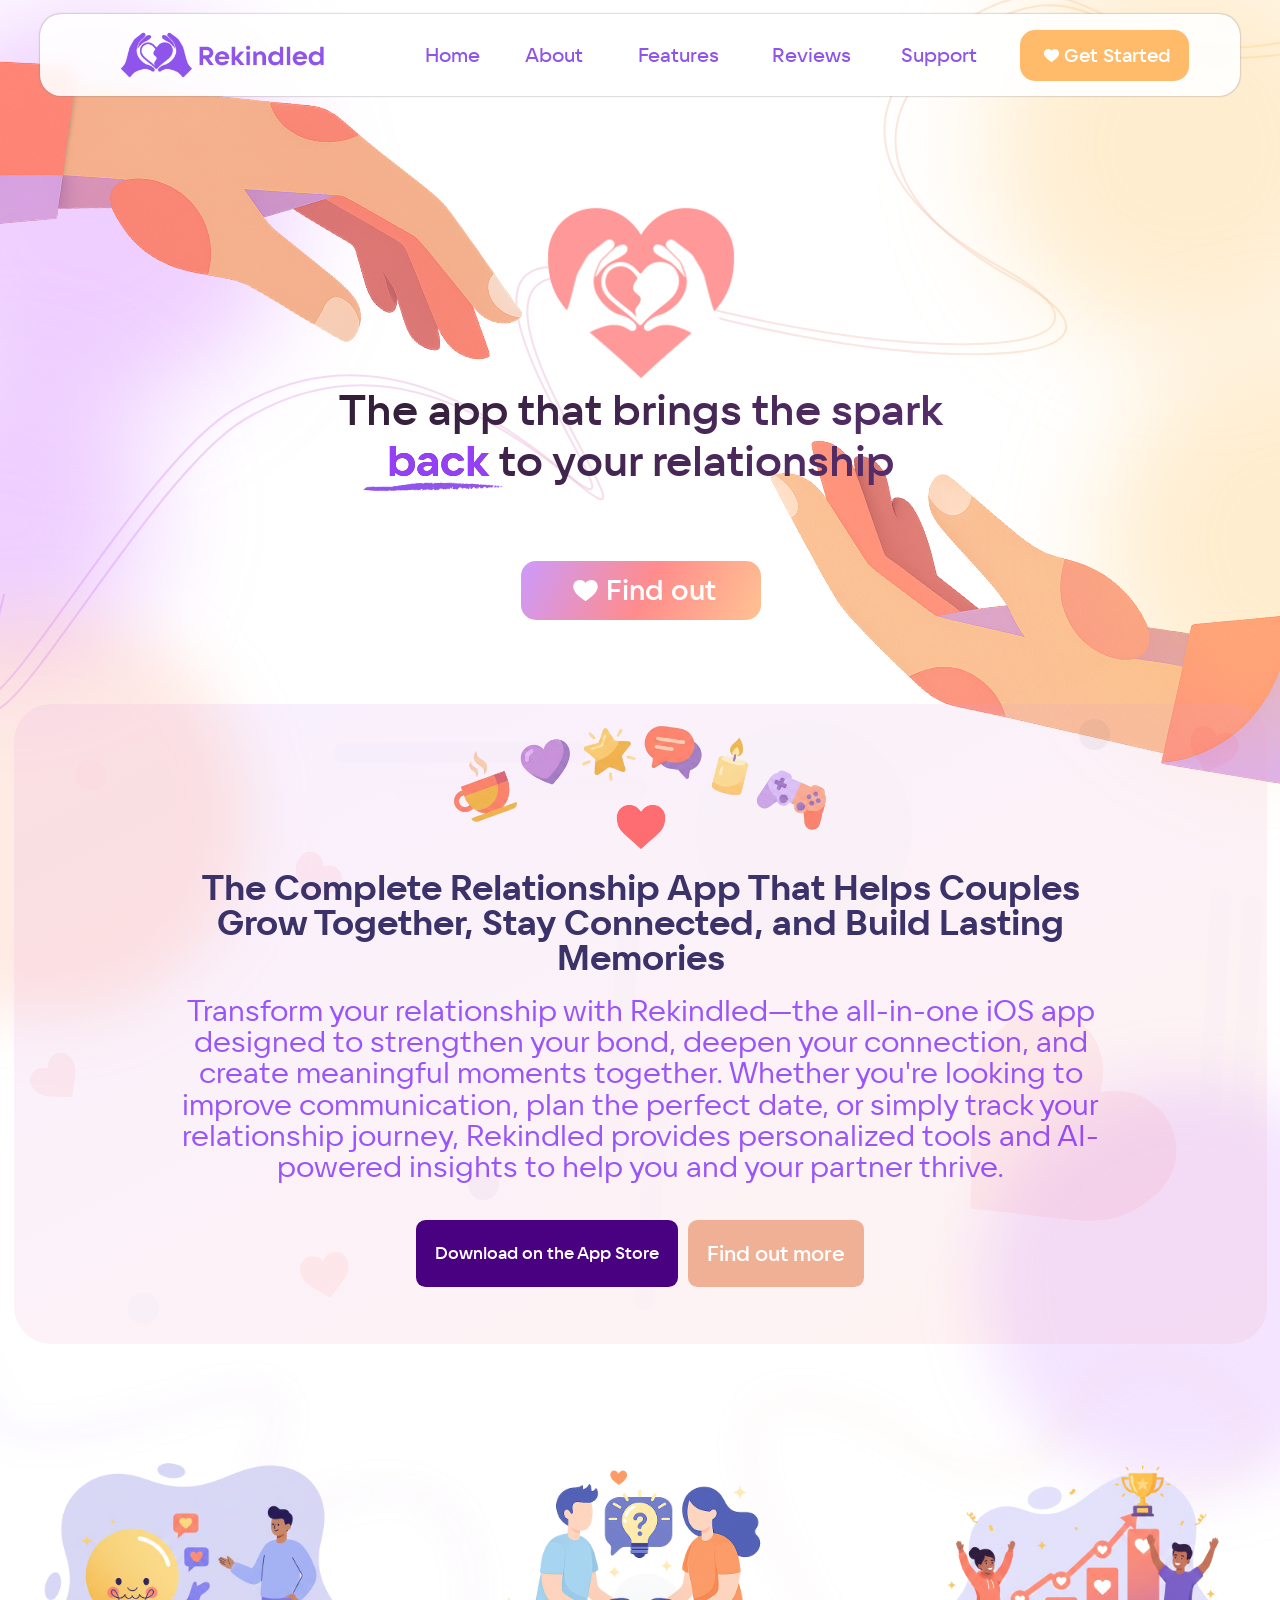
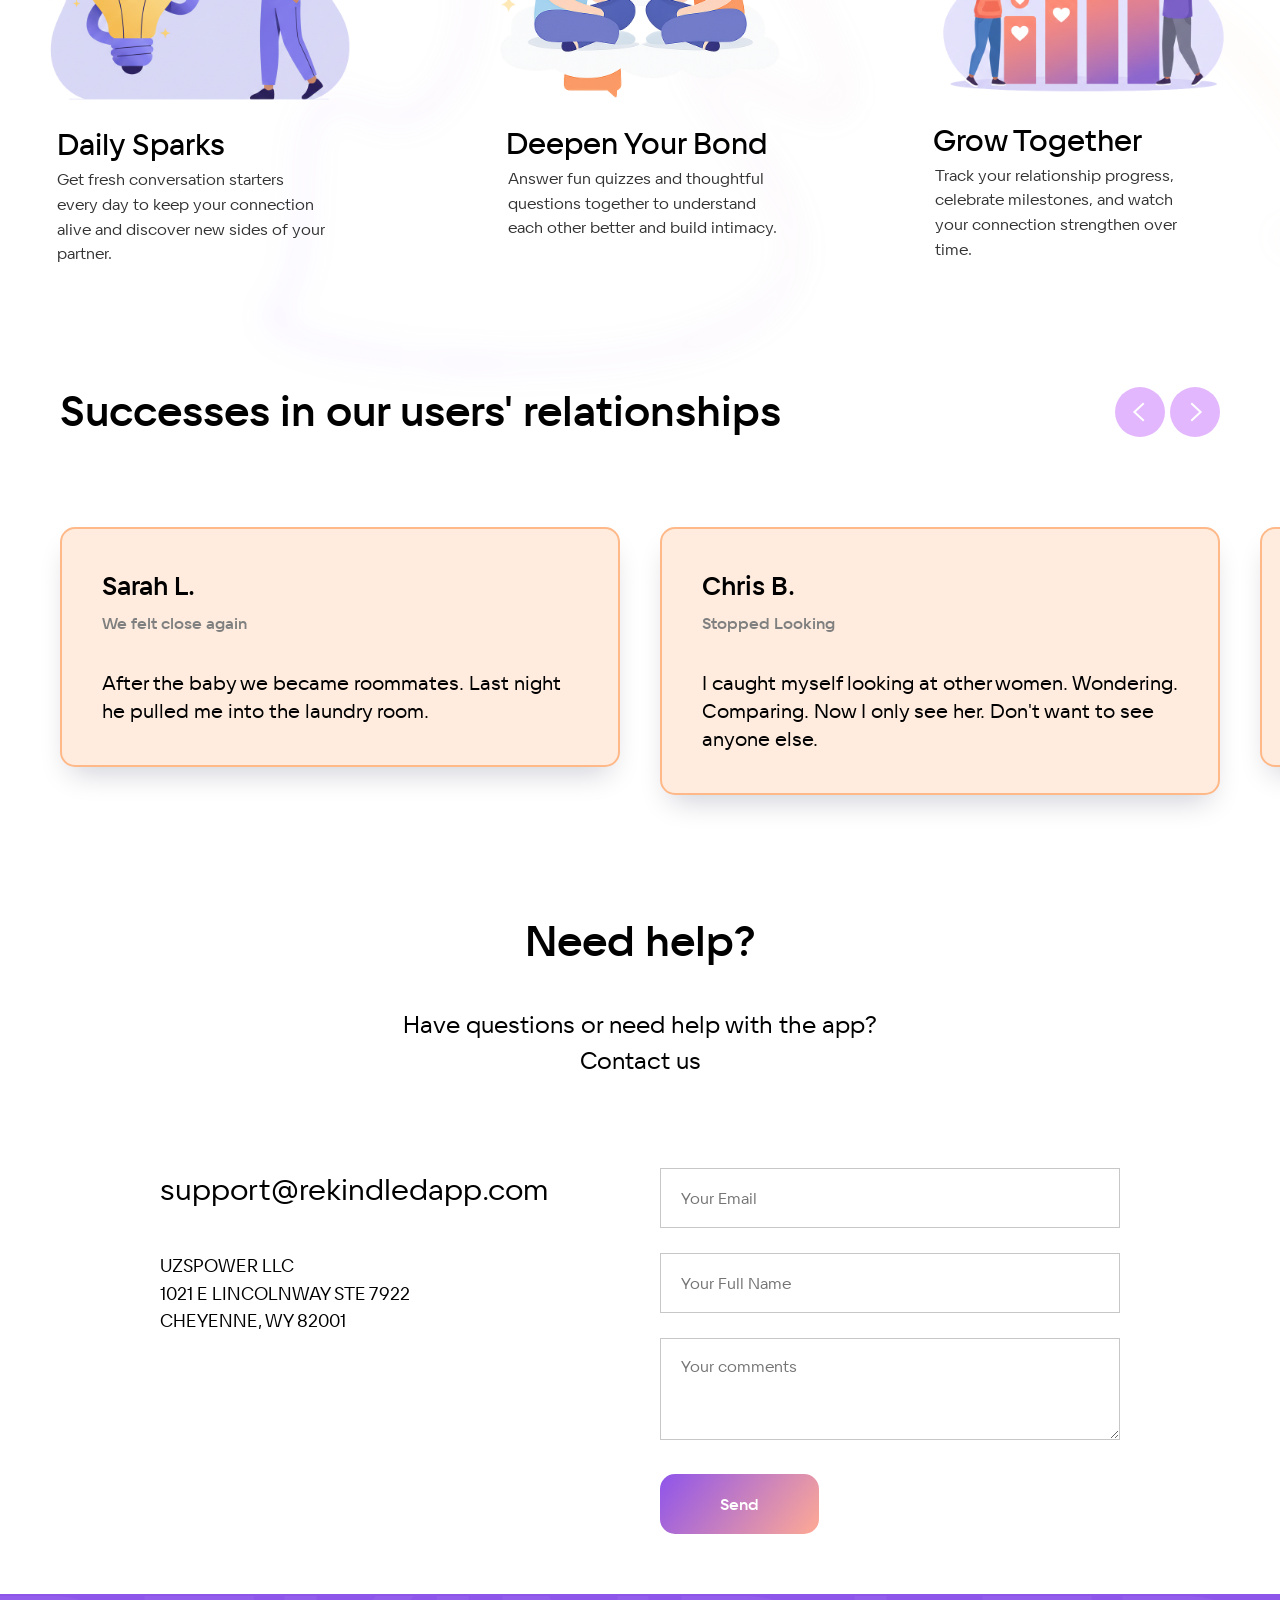
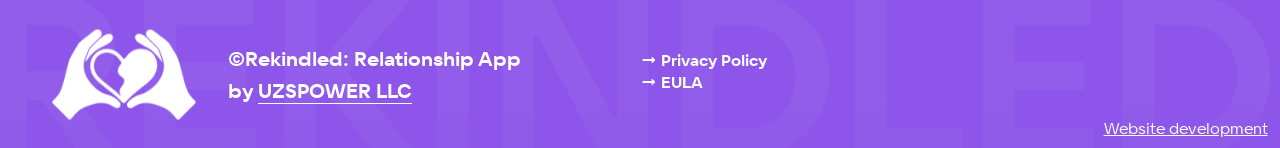
<file: index.html>
<!DOCTYPE html>
<html lang="en">
<head>
  <meta charset="utf-8">
  <meta name="viewport" content="width=device-width, initial-scale=1.0">
  <title>Rekindled – Relationship App for Couples</title>
  <meta name="description" content="The app that brings the spark back to your relationship">
  <meta name="keywords" content="relationship app, mobile relationship app, rekindled, rekindled app, rekindled mobile app, the best relationship app, relationships app, love app, relationship apps for couples">
  <meta property="og:url" content="https://rekindledapp.com">
  <meta property="og:title" content="Rekindled – Relationship App for Couples">
  <meta property="og:description" content="Transform your relationship with Rekindled—the all-in-one iOS app designed to strengthen your bond, deepen your connection, and create meaningful moments together.">
  <meta property="og:type" content="website">
  <meta property="og:image" content="https://rekindledapp.com/assets/home/og-image.png">
  <link rel="canonical" href="https://rekindledapp.com/">
  <meta name="format-detection" content="telephone=no">
  <meta name="apple-itunes-app" content="app-id=6753715604, app-argument=https://apps.apple.com/us/app/rekindled-relationship-app/id6753715604">
  <meta name="google-site-verification" content="vJlK_eu2wFPbfVtqAfA8oEEeeeDGPcMnuNlt804quYo">
  <link rel="icon" href="assets/home/favicon.png" type="image/png">
  <link rel="preload" href="assets/home/vksans-600.woff" as="font" type="font/woff" crossorigin>
  <link rel="preload" href="assets/home/vksans-500.woff" as="font" type="font/woff" crossorigin>
  <link rel="stylesheet" href="home.css">
  <script>
    /* Artboard scale: viewport width / design width of the active breakpoint (runs before first paint). */
    (function () {
      var root = document.documentElement;
      function update() {
        var mq = function (q) { return window.matchMedia(q).matches; };
        var base = mq('(min-width: 1200px)') ? 1200 : mq('(min-width: 960px)') ? 960 :
                   mq('(min-width: 640px)') ? 640 : mq('(min-width: 480px)') ? 480 : 320;
        var scale = Math.round(root.clientWidth / base * 1000) / 1000;
        root.style.setProperty('--zs', String(scale));
      }
      update();
      window.__updateArtboardScale = update;
    })();
  </script>
  <script src="home.js" defer></script>
</head>
<body>
<div class="page">

  <!-- Desktop header (>= 981px) -->
  <header class="zb nav" aria-label="Site header">
    <div class="zb__stage">
      <div class="z z--shape nav-bar"><div class="z-atom"></div></div>
      <div class="z z--image nav-logo"><div class="z-atom"><img src="assets/home/navbar-logo.png" alt="Rekindled" decoding="async"></div></div>
      <div class="z z--text nav-support z-hover-grow"><div class="z-atom"><a href="#support" style="color: inherit">Support</a></div></div>
      <div class="z z--text nav-reviews z-hover-grow"><div class="z-atom"><a href="#testimonials" style="color: inherit">Reviews</a></div></div>
      <div class="z z--text nav-features z-hover-grow"><div class="z-atom"><a href="#features" style="color: inherit">Features</a></div></div>
      <div class="z z--text nav-about z-hover-grow"><div class="z-atom"><a href="#about" style="color: inherit">About</a></div></div>
      <div class="z z--text nav-home z-hover-grow"><div class="z-atom"><a href="#hero" style="color: inherit">Home</a></div></div>
      <div class="z z--button nav-cta"><a class="z-atom" href="https://web.rekindledapp.com"><span class="z-btn__content"><span class="z-btn__icon" aria-hidden="true"></span><span class="z-btn__text">Get Started</span></span></a></div>
      <div class="z z--image nav-burger"><div class="z-atom"><img src="assets/home/burger.png" alt="" decoding="async"></div></div>
    </div>
  </header>

  <!-- Compact header with burger menu (<= 980px) -->
  <div class="mnav" id="mnav">
    <div class="mnav__bar">
      <div class="mnav__brand">
        <img class="mnav__logo" src="assets/home/logo.png" width="45" height="45" alt="Rekindled">
        <div class="mnav__logo-text">Rekindled</div>
      </div>
      <button type="button" class="mnav__burger" aria-expanded="false" aria-controls="mnav-menu" aria-label="Navigation menu">
        <span class="mnav__burger-icon"><span></span><span></span><span></span><span></span></span>
      </button>
    </div>
    <nav class="mnav__menu" id="mnav-menu" aria-label="Main">
      <div class="mnav__inner">
        <div class="mnav__brand">
          <img class="mnav__logo" src="assets/home/logo.png" width="45" height="45" alt="Rekindled">
          <div class="mnav__logo-text">Rekindled</div>
        </div>
        <div class="mnav__nav">
          <ul class="mnav__list">
            <li class="mnav__item"><a class="mnav__link" href="#hero">Home</a></li>
            <li class="mnav__item"><a class="mnav__link" href="#about">About</a></li>
            <li class="mnav__item"><a class="mnav__link" href="#features">Features</a></li>
            <li class="mnav__item"><a class="mnav__link" href="#testimonials">Reviews</a></li>
            <li class="mnav__item"><a class="mnav__link" href="#support">Support</a></li>
          </ul>
        </div>
        <div class="mnav__actions">
          <a class="mnav__cta" href="https://web.rekindledapp.com"><span class="mnav__cta-icon" aria-hidden="true"></span><span>Get Started</span></a>
        </div>
      </div>
    </nav>
  </div>

  <main>
    <span class="anchor" id="hero"></span>
    <section class="zb hero" aria-label="Rekindled">
      <div class="zb__stage">
      <div class="z z--vector hero-line-a"><div class="z-atom z-atom--vector"><svg aria-hidden="true" focusable="false" xmlns="http://www.w3.org/2000/svg" viewBox="0 0 1251.30 664.81"><defs><linearGradient id="hero-line-a-tSvgGradientb45c41f4a7" x1="24.740077343763915" x2="1226.559727343736" y1="420.81306589214364" y2="243.99699270160636" gradientUnits="userSpaceOnUse"><stop offset="0" stop-color="hsl(279.25199999999995,100%,73.33%)" stop-opacity="1"></stop><stop offset="1" stop-color="hsl(36.612,100%,73.33%)" stop-opacity="1"></stop></linearGradient></defs><path fill="transparent" stroke="url(#hero-line-a-tSvgGradientb45c41f4a7)" fill-opacity="1" stroke-width="2" stroke-opacity="1" id="hero-line-a-tSvg1378d030596" title="Path 4" d="M1249.3 41.2654C1069.1514 86.7375 1054.3814 -37.0208 949.4454 15.0315C844.5095 67.0838 796.768 165.2966 965.3001 258.3392C1133.8322 351.3818 833.7475 350.7252 601.9697 269.2143C370.1919 187.7033 658.979 535.4481 558.3634 452.1097C457.7477 368.7713 354.8084 323.3789 243.497 390.9345C132.1855 458.4901 -55.3405 848.8446 18.9318 553.9828H18.9318M949.4454 15.0315H949.4454M949.4454 15.0315"></path></svg></div></div>
      <div class="z z--vector hero-line-b"><div class="z-atom z-atom--vector"><svg aria-hidden="true" focusable="false" xmlns="http://www.w3.org/2000/svg" viewBox="0 0 1251.30 664.81"><defs><linearGradient id="hero-line-b-tSvgGradientb45c41f4a7" x1="24.740077343763915" x2="1226.559727343736" y1="420.81306589214364" y2="243.99699270160636" gradientUnits="userSpaceOnUse"><stop offset="0" stop-color="hsl(279.25199999999995,100%,73.33%)" stop-opacity="1"></stop><stop offset="1" stop-color="hsl(36.612,100%,73.33%)" stop-opacity="1"></stop></linearGradient></defs><path fill="transparent" stroke="url(#hero-line-b-tSvgGradientb45c41f4a7)" fill-opacity="1" stroke-width="2" stroke-opacity="1" id="hero-line-b-tSvg1378d030596" title="Path 4" d="M1249.3 41.2654C1069.1514 86.7375 1054.3814 -37.0208 949.4454 15.0315C844.5095 67.0838 796.768 165.2966 965.3001 258.3392C1133.8322 351.3818 833.7475 350.7252 601.9697 269.2143C370.1919 187.7033 658.979 535.4481 558.3634 452.1097C457.7477 368.7713 354.8084 323.3789 243.497 390.9345C132.1855 458.4901 -55.3405 848.8446 18.9318 553.9828H18.9318M949.4454 15.0315H949.4454M949.4454 15.0315"></path></svg></div></div>
      <div class="z z--image hero-hand-right z-loop-hand-right" data-anim-mobile><div class="z-atom"><img src="assets/home/noroot-a.png" alt="" decoding="async"></div></div>
      <div class="z z--shape hero-glow-1"><div class="z-atom"></div></div>
      <div class="z z--shape hero-glow-2"><div class="z-atom"></div></div>
      <div class="z z--shape hero-glow-3"><div class="z-atom"></div></div>
      <div class="z z--shape hero-glow-4"><div class="z-atom"></div></div>
      <div class="z z--text hero-title"><h3 class="z-atom">The app that brings the spark <strong style="color: rgb(149, 63, 247); font-weight: 700;">back</strong> to your relationship</h3></div>
      <div class="z z--image hero-hand-left z-loop-hand-left" data-anim-mobile><div class="z-atom"><img src="assets/home/left-hand.png" alt="" decoding="async"></div></div>
      <div class="z z--image hero-heart" data-anim="fadein" style="--anim-duration:1.5s"><div class="z-atom"><img src="assets/home/noroot-b.png" alt="" decoding="async"></div></div>
      <div class="z z--image hero-heart-logo" data-anim="fadein" style="--anim-duration:1.5s"><div class="z-atom"><img src="assets/home/rekindled-white.png" alt="" decoding="async"></div></div>
      <div class="z z--button hero-cta"><a class="z-atom" href="#about"><span class="z-btn__content"><span class="z-btn__icon" aria-hidden="true"></span><span class="z-btn__text">Find out</span></span></a></div>
      <div class="z z--image hero-underline" data-anim="fadeinright" style="--anim-duration:1.5s;--anim-delay:1s;--anim-distance:100px"><div class="z-atom"><img src="assets/home/mazok.png" alt="" decoding="async"></div></div>
      </div>
    </section>

    <span class="anchor" id="about"></span>
    <section class="zb about" aria-label="About Rekindled">
      <div class="zb__stage">
      <div class="z z--shape about-card"><div class="z-atom"></div></div>
      <div class="z z--shape about-glow-1"><div class="z-atom"></div></div>
      <div class="z z--shape about-glow-2"><div class="z-atom"></div></div>
      <div class="z z--image about-heart-1" data-parallax="50 40"><div class="z-atom"><img src="assets/home/heart.png" alt="" loading="lazy" decoding="async"></div></div>
      <div class="z z--image about-heart-2" data-parallax="50 40"><div class="z-atom"><img src="assets/home/heart.png" alt="" loading="lazy" decoding="async"></div></div>
      <div class="z z--image about-heart-3" data-parallax="50 40"><div class="z-atom"><img src="assets/home/heart.png" alt="" loading="lazy" decoding="async"></div></div>
      <div class="z z--image about-heart-4" data-parallax="50 40"><div class="z-atom"><img src="assets/home/heart.png" alt="" loading="lazy" decoding="async"></div></div>
      <div class="z z--image about-heart-5" data-parallax="50 40"><div class="z-atom"><img src="assets/home/heart.png" alt="" loading="lazy" decoding="async"></div></div>
      <div class="z z--shape about-dot-1" data-parallax="50 40"><div class="z-atom"></div></div>
      <div class="z z--shape about-dot-2" data-parallax="50 40"><div class="z-atom"></div></div>
      <div class="z z--shape about-dot-3" data-parallax="50 40"><div class="z-atom"></div></div>
      <div class="z z--shape about-dot-4" data-parallax="50 40"><div class="z-atom"></div></div>
      <div class="z z--shape about-blob" data-parallax="50 40"><div class="z-atom"></div></div>
      <div class="z z--shape about-streak-1" data-parallax="50 40"><div class="z-atom"></div></div>
      <div class="z z--shape about-streak-2" data-parallax="50 40"><div class="z-atom"></div></div>
      <div class="z z--shape about-streak-3" data-parallax="50 40"><div class="z-atom"></div></div>
      <div class="z z--shape about-streak-4" data-parallax="50 40"><div class="z-atom"></div></div>
      <div class="z z--shape about-streak-5" data-parallax="50 40"><div class="z-atom"></div></div>
      <div class="z z--shape about-streak-6" data-parallax="50 40"><div class="z-atom"></div></div>
      <div class="z z--image about-icons" data-anim="fadeindown" style="--anim-duration:1s;--anim-distance:100px"><div class="z-atom"><img src="assets/home/relationships-app-el.png" alt="" loading="lazy" decoding="async"></div></div>
      <div class="z z--text about-text" data-anim="fadein" style="--anim-duration:1s"><h2 class="z-atom">Transform your relationship with Rekindled—the all-in-one iOS app designed to strengthen your bond, deepen your connection, and create meaningful moments together. Whether you're looking to improve communication, plan the perfect date, or simply track your relationship journey, Rekindled provides personalized tools and AI-powered insights to help you and your partner thrive.</h2></div>
      <div class="z z--text about-title" data-anim="zoomin" style="--anim-duration:1s;--anim-scale:0.9"><h1 class="z-atom">The Complete Relationship App That Helps Couples Grow Together, Stay Connected, and Build Lasting Memories</h1></div>
      <div class="z z--button about-more" data-anim="zoomin" style="--anim-duration:1s;--anim-scale:0.9"><a class="z-atom" href="#features"><span class="z-btn__content"><span class="z-btn__text">Find out more</span></span></a></div>
      <div class="z z--button about-appstore" data-anim="zoomin" style="--anim-duration:1s;--anim-scale:0.9"><a class="z-atom" href="https://apps.apple.com/us/app/rekindled-relationship-app/id6753715604"><span class="z-btn__content"><span class="z-btn__text">Download on the App Store</span></span></a></div>
      <div class="z z--image about-heart-6" data-anim="zoomin" style="--anim-duration:0.5s;--anim-scale:0.9"><div class="z-atom"><img src="assets/home/heart.png" alt="" loading="lazy" decoding="async"></div></div>
      </div>
    </section>

    <span class="anchor" id="features"></span>
    <section class="zb features" aria-label="Features">
      <div class="zb__stage">
      <div class="z z--vector features-line"><div class="z-atom z-atom--vector"><svg aria-hidden="true" focusable="false" xmlns="http://www.w3.org/2000/svg" viewBox="0 0 1316.52 628.76"><defs><linearGradient id="features-line-tSvgGradient3eed4069ac" x1="374.6823154053309" x2="941.8416103759191" y1="597.0933036095257" y2="31.66939170297428" gradientUnits="userSpaceOnUse"><stop offset="0" stop-color="hsl(261.71999999999997,100%,68.32000000000001%)" stop-opacity="1"></stop><stop offset="1" stop-color="hsl(23.76,100%,72.50999999999999%)" stop-opacity="1"></stop></linearGradient></defs><path fill="transparent" stroke="url(#features-line-tSvgGradient3eed4069ac)" fill-opacity="1" stroke-width="1" stroke-opacity="1" id="features-line-tSvg15d31fefbd1" title="Path 11" d="M1 1C1 1 59 121.5 59 121.5C59 121.5 61.5 159 244.5 101C427.5 43 191 257.5 377 191.5C563 125.5 510.5 445 405.5 392C300.5 339 374 522 315 577C256 632 967.5 700 765.5 436C563.5 172 966 560.5 813 284.5C660 8.5 885.5 121.5 885.5 121.5C885.5 121.5 1001.5 229.5 1067.5 107.5C1133.5 -14.5 1303 146 1195 174C1087 202 1178 307.5 1195 310.5C1212 313.5 1412 547.5 1257 507.5"></path></svg></div></div>
      <div class="z z--image features-img-3" data-anim="fadeinright" style="--anim-duration:1s;--anim-delay:1s;--anim-distance:100px"><div class="z-atom"><img src="assets/home/areas3.png" alt="" loading="lazy" decoding="async"></div></div>
      <div class="z z--text features-text-3" data-anim="fadeinright" style="--anim-duration:1s;--anim-delay:1s;--anim-distance:100px"><div class="z-atom">Track your relationship progress, celebrate milestones, and watch your connection strengthen over time.</div></div>
      <div class="z z--text features-title-3" data-anim="fadeinright" style="--anim-duration:1s;--anim-delay:1s;--anim-distance:100px"><div class="z-atom">Grow Together</div></div>
      <div class="z z--image features-img-2" data-anim="fadeinright" style="--anim-duration:1s;--anim-delay:0.5s;--anim-distance:100px"><div class="z-atom"><img src="assets/home/areas2.png" alt="" loading="lazy" decoding="async"></div></div>
      <div class="z z--text features-text-2" data-anim="fadeinright" style="--anim-duration:1s;--anim-delay:0.5s;--anim-distance:100px"><div class="z-atom">Answer fun quizzes and thoughtful questions together to understand each other better and build intimacy.</div></div>
      <div class="z z--text features-title-2" data-anim="fadeinright" style="--anim-duration:1s;--anim-delay:0.5s;--anim-distance:100px"><div class="z-atom">Deepen Your Bond</div></div>
      <div class="z z--image features-img-1" data-anim="fadeinright" style="--anim-duration:1s;--anim-distance:100px"><div class="z-atom"><img src="assets/home/areas1.png" alt="" loading="lazy" decoding="async"></div></div>
      <div class="z z--text features-text-1" data-anim="fadeinright" style="--anim-duration:1s;--anim-distance:100px"><div class="z-atom">Get fresh conversation starters every day to keep your connection alive and discover new sides of your partner.</div></div>
      <div class="z z--text features-title-1" data-anim="fadeinright" style="--anim-duration:1s;--anim-distance:100px"><div class="z-atom">Daily Sparks</div></div>
      </div>
    </section>

    <span class="anchor" id="testimonials"></span>
    <section class="reviews" aria-labelledby="reviews-title">
      <div class="reviews__header">
        <div class="reviews__heading">
          <h2 class="section-title reviews__title" id="reviews-title">Successes in our users' relationships</h2>
        </div>
        <div class="reviews__nav">
          <div class="reviews__controls">
            <button type="button" class="reviews__control reviews__control--prev" aria-controls="reviews-slider" aria-label="Previous slide">
              <svg viewBox="0 0 40 40" fill="none" xmlns="http://www.w3.org/2000/svg" preserveAspectRatio="xMidYMid meet" role="presentation"><path d="M23 13L15.5 20L23 27" stroke="#ffffff" stroke-width="2px" vector-effect="non-scaling-stroke"/></svg>
            </button>
            <button type="button" class="reviews__control reviews__control--next" aria-controls="reviews-slider" aria-label="Next slide">
              <svg viewBox="0 0 40 40" fill="none" xmlns="http://www.w3.org/2000/svg" preserveAspectRatio="xMidYMid meet" role="presentation"><path d="M23 13L15.5 20L23 27" stroke="#ffffff" stroke-width="2px" vector-effect="non-scaling-stroke"/></svg>
            </button>
          </div>
        </div>
        <div class="reviews__hint" aria-hidden="true">
          <svg xmlns="http://www.w3.org/2000/svg" viewBox="0 0 38 16" height="16" width="38" role="presentation"><rect class="reviews__hint-dot" x="22" y="0" width="16" height="16" rx="8" fill="rgba(190,190,190,0.3)"></rect></svg>
        </div>
      </div>
      <div class="reviews__gallery">
        <div class="reviews__slider" id="reviews-slider" aria-live="polite">
          <article class="reviews__item" role="group" aria-roledescription="slide" aria-label="1 of 4">
            <div class="reviews__card">
              <div class="reviews__head"><div class="reviews__profile">
                <h3 class="reviews__name">Sarah L.</h3>
                <div class="reviews__tagline">We felt close again</div>
              </div></div>
              <p class="reviews__text">After the baby we became roommates. Last night he pulled me into the laundry room.</p>
            </div>
          </article>
          <article class="reviews__item" role="group" aria-roledescription="slide" aria-label="2 of 4">
            <div class="reviews__card">
              <div class="reviews__head"><div class="reviews__profile">
                <h3 class="reviews__name">Chris B.</h3>
                <div class="reviews__tagline">Stopped Looking</div>
              </div></div>
              <p class="reviews__text">I caught myself looking at other women. Wondering. Comparing. Now I only see her. Don't want to see anyone else.</p>
            </div>
          </article>
          <article class="reviews__item" role="group" aria-roledescription="slide" aria-label="3 of 4">
            <div class="reviews__card">
              <div class="reviews__head"><div class="reviews__profile">
                <h3 class="reviews__name">George F.</h3>
                <div class="reviews__tagline">Not Mentally Single Anymore</div>
              </div></div>
              <p class="reviews__text">I was married but mentally single. Now I'm married in my head too. </p>
            </div>
          </article>
          <article class="reviews__item" role="group" aria-roledescription="slide" aria-label="4 of 4">
            <div class="reviews__card">
              <div class="reviews__head"><div class="reviews__profile">
                <h3 class="reviews__name">Pieter Levels</h3>
                <div class="reviews__tagline">Kids noticed the difference</div>
              </div></div>
              <p class="reviews__text">Our 7-year-old told us to stop being so "gross and kissy."</p>
            </div>
          </article>
        </div>
      </div>
    </section>

    <span class="anchor" id="support"></span>
    <section class="contact" aria-labelledby="contact-title">
      <div class="contact__head">
        <h2 class="section-title contact__title" id="contact-title">Need help?</h2>
        <p class="section-descr contact__descr">Have questions or need help with the app? Contact us</p>
      </div>
      <div class="contact__body">
        <div class="contact__info">
          <div class="contact__info-inner">
            <div class="contact__email">support@rekindledapp.com</div>
            <address class="contact__address">UZSPOWER LLC<br>1021 E LINCOLNWAY STE 7922<br>CHEYENNE, WY 82001</address>
          </div>
        </div>
        <div class="contact__form-col">
          <form class="form" id="contact-form" action="mailto:support@rekindledapp.com" method="post" enctype="text/plain" novalidate>
            <div class="form__success" role="status" aria-live="polite" hidden></div>
            <div class="form__fields">
              <div class="form__group" data-rule="email">
                <label class="visually-hidden" for="contact-email">Your Email</label>
                <input class="form__input" type="email" id="contact-email" name="Email" autocomplete="email" placeholder="Your Email" aria-describedby="contact-email-error">
                <div class="form__error" id="contact-email-error" aria-live="polite"></div>
              </div>
              <div class="form__group" data-rule="name">
                <label class="visually-hidden" for="contact-name">Your Full Name</label>
                <input class="form__input" type="text" id="contact-name" name="Name" autocomplete="name" placeholder="Your Full Name" aria-describedby="contact-name-error">
                <div class="form__error" id="contact-name-error" aria-live="polite"></div>
              </div>
              <div class="form__group">
                <label class="visually-hidden" for="contact-message">Your comments</label>
                <textarea class="form__input" id="contact-message" name="Textarea" rows="3" placeholder="Your comments"></textarea>
              </div>
              <div class="form__hp" aria-hidden="true">
                <label for="contact-company">Company</label>
                <input type="text" id="contact-company" name="company" tabindex="-1" autocomplete="off">
              </div>
              <div class="form__errorbox" role="alert" tabindex="-1" hidden></div>
              <div class="form__submit-wrap">
                <button class="form__submit" type="submit">Send</button>
              </div>
            </div>
          </form>
        </div>
      </div>
    </section>
  </main>

  <footer class="zb footer">
    <div class="zb__stage">
      <div class="z z--text footer-wordmark"><div class="z-atom">REKINDLED</div></div>
      <div class="z z--image footer-logo"><div class="z-atom"><img src="assets/home/logo-white.png" alt="Rekindled" loading="lazy" decoding="async"></div></div>
      <div class="z z--text footer-dev"><div class="z-atom"><a href="https://strike11.github.io/Diyor-Babadjanov-Portfolio-WebSite/" target="_blank" rel="noopener" style="color: inherit"><u>Website development</u></a></div></div>
      <div class="z z--text footer-eula"><div class="z-atom"><a href="https://rekindledapp.com/terms-of-service" target="_blank" rel="noopener" style="color: inherit">-&gt; EULA</a></div></div>
      <div class="z z--text footer-privacy"><div class="z-atom"><a href="https://rekindledapp.com/privacy-policy" target="_blank" rel="noopener" style="color: inherit">-&gt; Privacy Policy</a></div></div>
      <div class="z z--text footer-copy"><div class="z-atom">©Rekindled: Relationship App<br>by <a href="https://uzspower.com/" style="color: rgb(255, 255, 255); box-shadow: none; text-decoration: none; border-bottom: 1px solid rgb(255, 255, 255);">UZSPOWER LLC</a></div></div>
    </div>
  </footer>

</div>
</body>
</html>
</file>
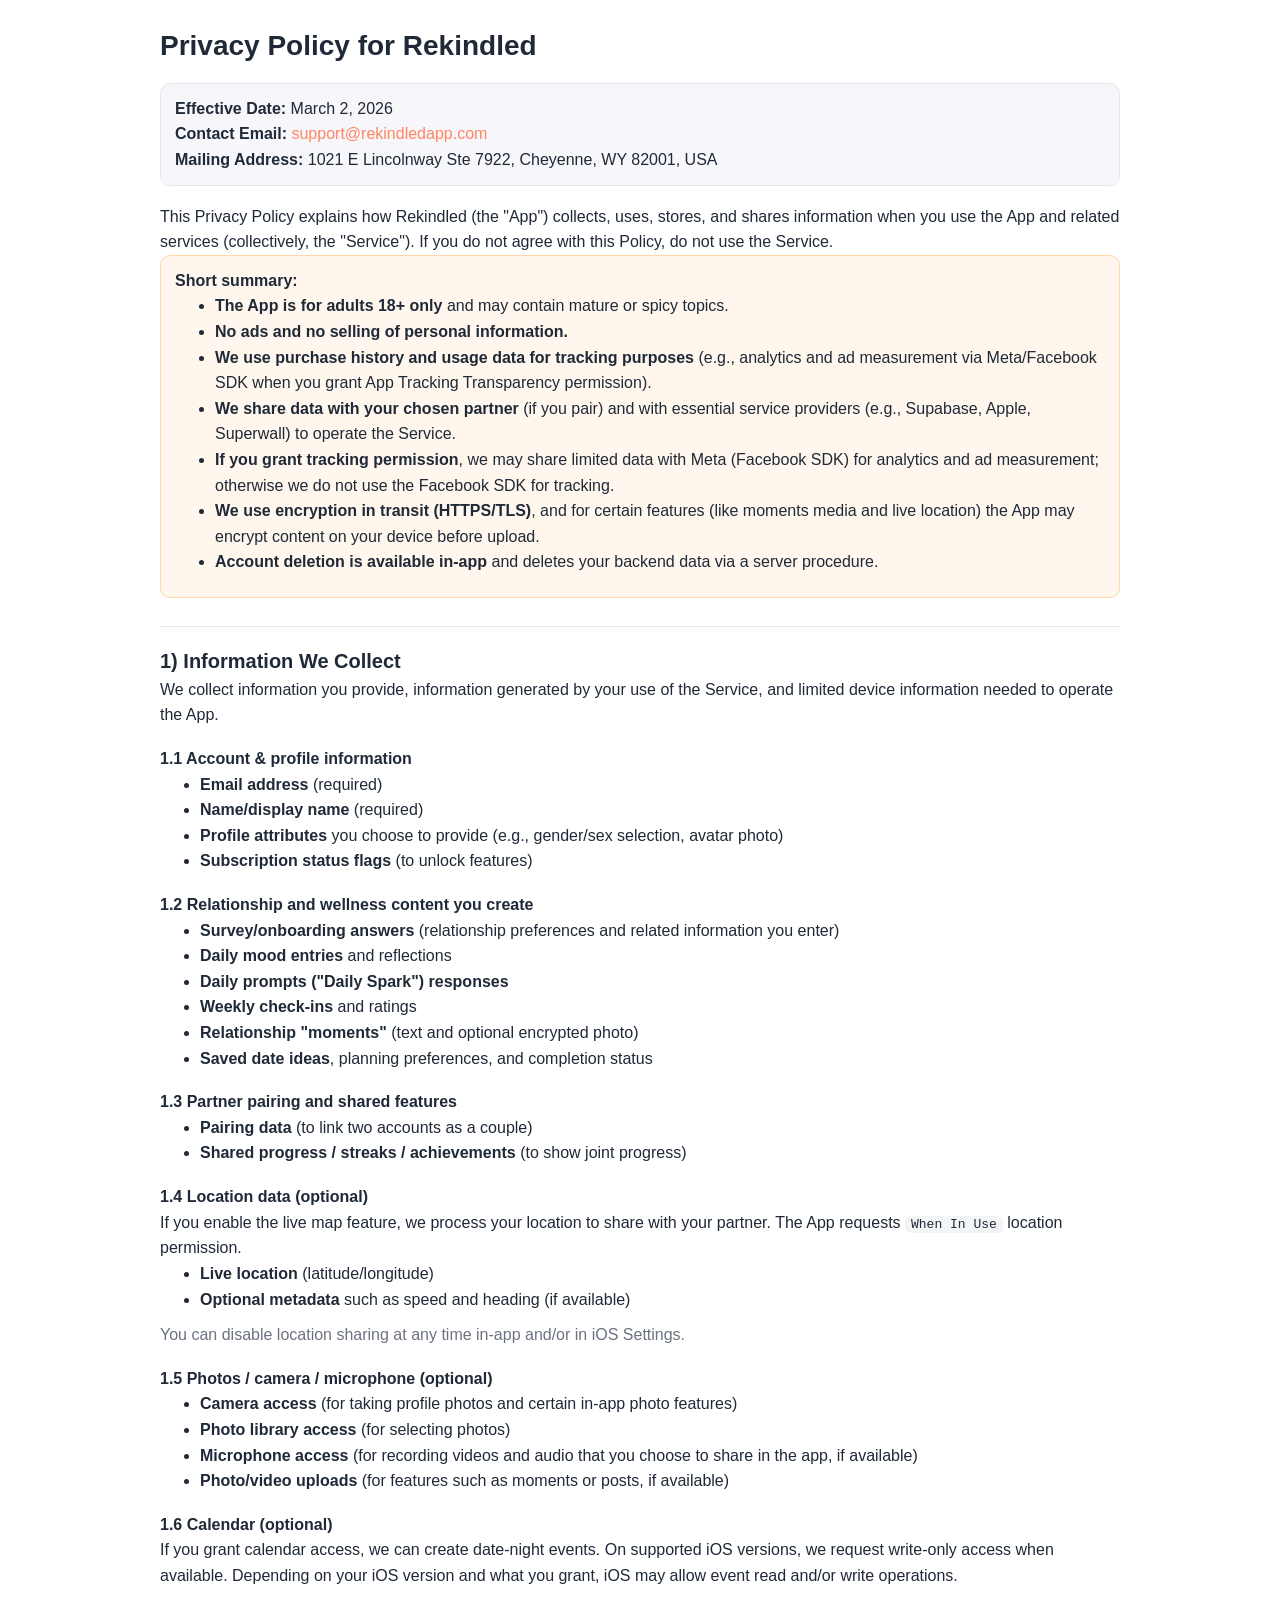
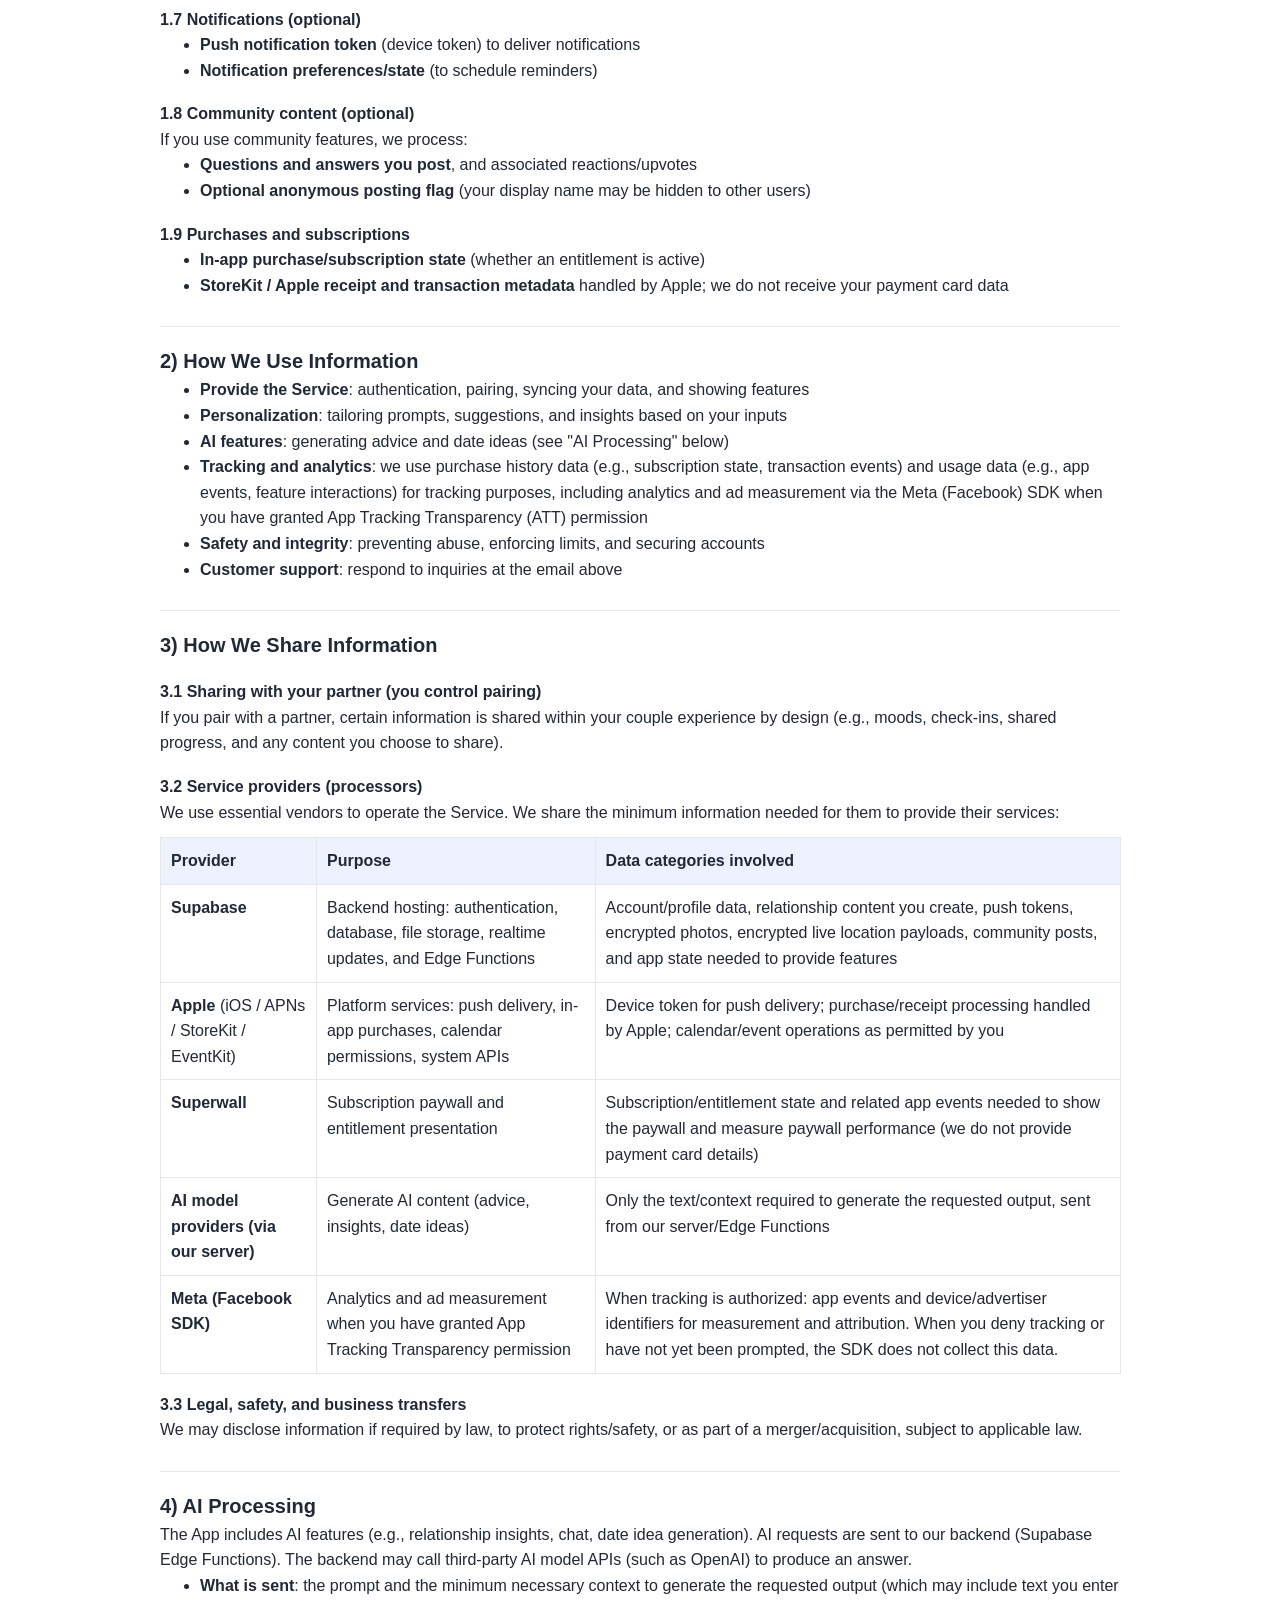
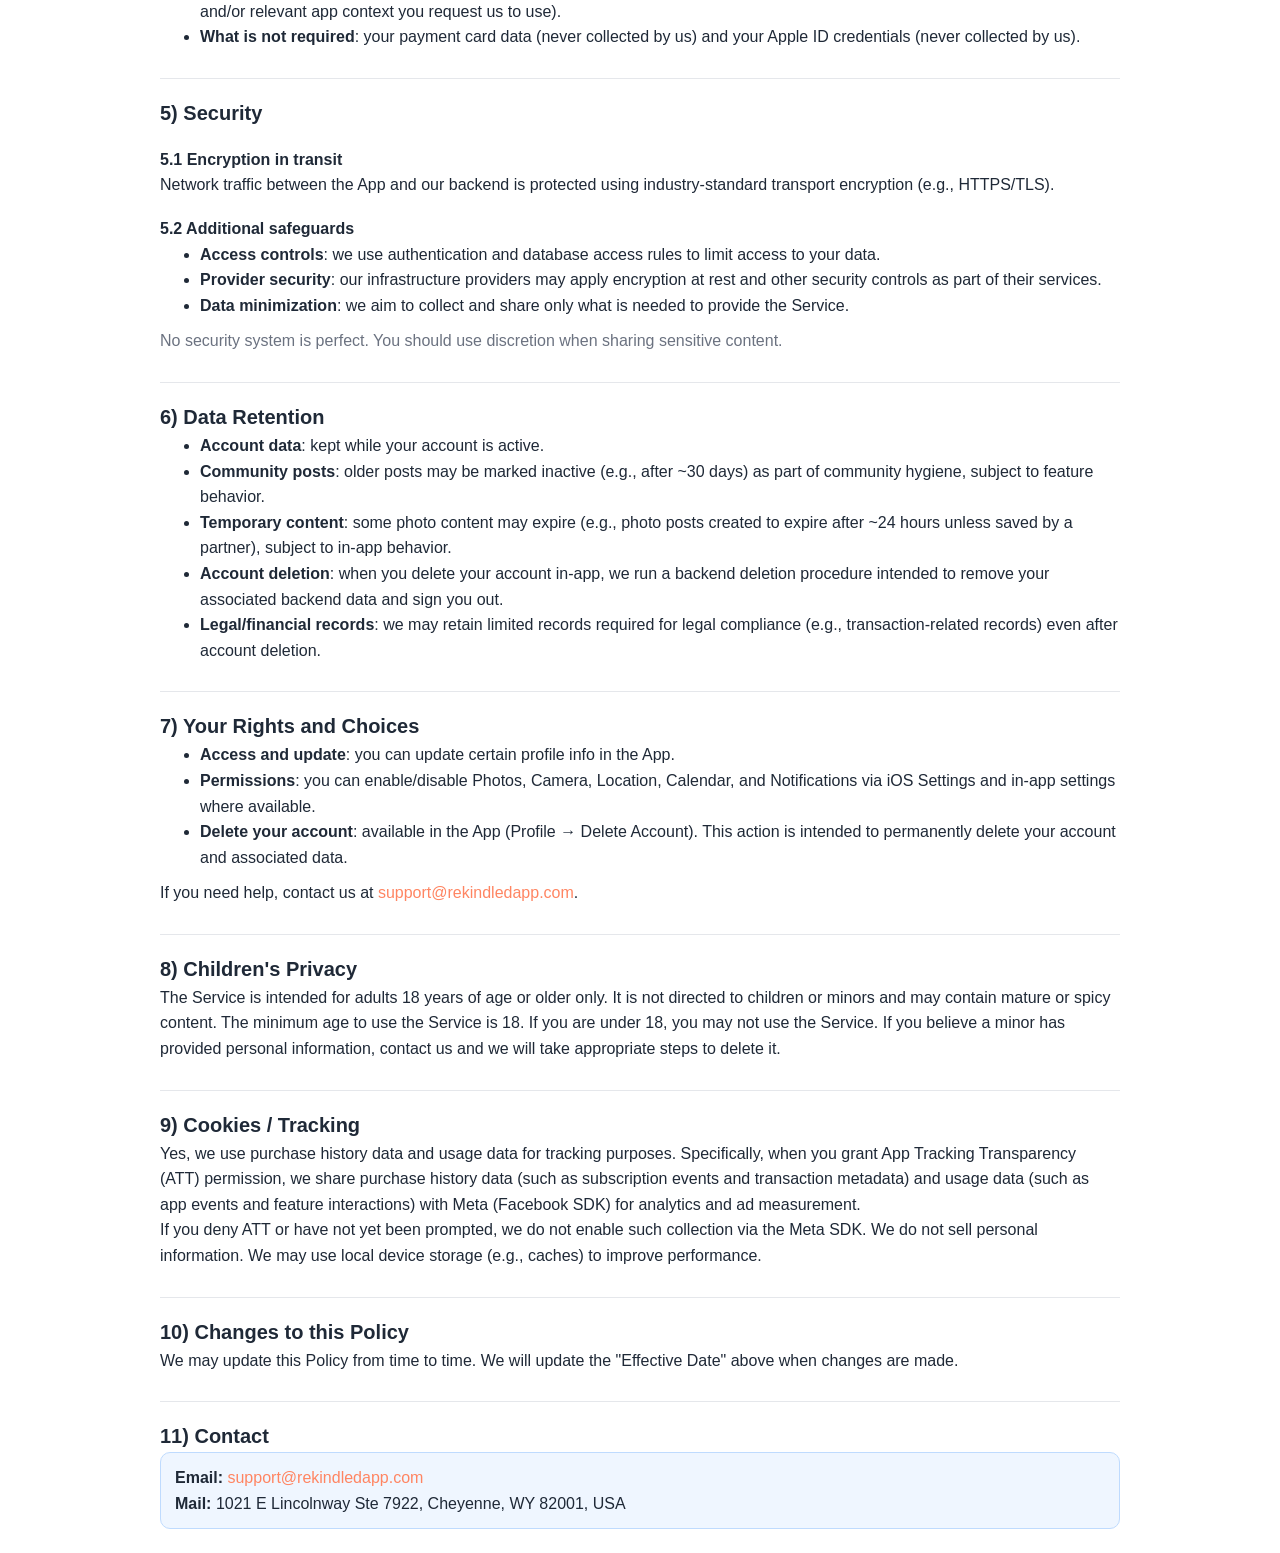
<file: privacy-policy.html>
<!DOCTYPE html> <html lang="en"> <head>
  <!-- SEO (as published by Tilda) -->
  <title>Rekindled - Privacy Policy</title>
  <meta property="og:url" content="https://rekindledapp.com/privacy-policy" />
  <meta property="og:title" content="Rekindled - Privacy Policy" />
  <meta property="og:description" content="" />
  <meta property="og:type" content="website" />
  <link rel="canonical" href="https://rekindledapp.com/privacy-policy">
  <meta name="robots" content="noindex" />
  <link rel="shortcut icon" href="/assets/6532-3338-favicon-rek.png" type="image/x-icon" />
  <!-- Base CSS Tilda loaded before the page styles (tilda-grid reset + #allrecords rules), kept for 1:1 rendering -->
  <style id="tilda-compat">
    *,*:before,*:after{-webkit-box-sizing:content-box;-moz-box-sizing:content-box;box-sizing:content-box}
    div,span,h1,h2,h3,h4,h5,h6,p,blockquote,pre,a,code,img,b,u,i,center,table,tr,th,td,video{margin:0;padding:0;border:0}
    sup{line-height:0;font-size:smaller;vertical-align:super}
    sub{line-height:0;font-size:smaller;vertical-align:sub}
    #allrecords,body{background-color:none}
    #allrecords{-webkit-font-smoothing:antialiased}
    #allrecords a{color:#ff8562;text-decoration:none}
    #allrecords a,#allrecords button,#allrecords .t-radio,#allrecords .t-checkbox,#allrecords .t-img-select{outline:none}
    #allrecords a[href^=tel]{color:inherit;text-decoration:none}
    #allrecords ol{padding-left:22px}
    #allrecords ul{padding-left:20px}
    #allrecords b,#allrecords strong{font-weight:700}
    .t-records{-webkit-font_smoothing:antialiased;background-color:none}
    .t-records a{color:#ff8562;text-decoration:none}
    .t-records a[href^=tel]{color:inherit;text-decoration:none}
    .t-records ol{padding-left:22px;margin-top:0px;margin-bottom:10px}
    .t-records ul{padding-left:20px;margin-top:0px;margin-bottom:10px}
  </style>
  <!-- Page head -->
  <meta charset="UTF-8" /> <meta name="viewport" content="width=device-width, initial-scale=1.0" /> <style>
    :root { --accent:#5842D3; --text:#1f2937; --muted:#6b7280; --bg:#ffffff; --panel:#f7f7fb; --border:#e5e7eb; }
    html, body { background: var(--bg); color: var(--text); font-family: -apple-system, BlinkMacSystemFont, "Segoe UI", Roboto, Oxygen, Ubuntu, Cantarell, sans-serif; line-height: 1.6; }
    body { max-width: 960px; margin: 0 auto; padding: 24px; }
    h1 { font-size: 28px; margin: 0 0 8px 0; }
    h2 { font-size: 20px; margin-top: 28px; border-top: 1px solid var(--border); padding-top: 18px; }
    h3 { font-size: 16px; margin-top: 18px; }
    a { color: var(--accent); }
    .meta { background: var(--panel); border: 1px solid var(--border); padding: 12px 14px; border-radius: 10px; margin: 14px 0 18px; }
    .callout { background: #fff7ed; border: 1px solid #fed7aa; padding: 12px 14px; border-radius: 10px; }
    .contact { background: #eff6ff; border: 1px solid #bfdbfe; padding: 12px 14px; border-radius: 10px; }
    code { background: #f3f4f6; padding: 1px 6px; border-radius: 6px; }
    table { width: 100%; border-collapse: collapse; margin: 12px 0; }
    th, td { border: 1px solid var(--border); padding: 10px; vertical-align: top; }
    th { background: #eef2ff; text-align: left; }
    ul { margin: 8px 0 8px 20px; }
    .muted { color: var(--muted); }
  </style>
</head> <body>
<div id="allrecords" class="t-records"> <h1>Privacy Policy for Rekindled</h1> <div class="meta"> <div><strong>Effective Date:</strong> March 2, 2026</div> <div><strong>Contact Email:</strong> <a href="mailto:support@rekindledapp.com">support@rekindledapp.com</a></div> <div><strong>Mailing Address:</strong> 1021 E Lincolnway Ste 7922, Cheyenne, WY 82001, USA</div> </div> <p>
    This Privacy Policy explains how Rekindled (the "App") collects, uses, stores, and shares information when you use the App and related services (collectively, the "Service").
    If you do not agree with this Policy, do not use the Service.
  </p> <div class="callout"> <strong>Short summary:</strong> <ul> <li><strong>The App is for adults 18+ only</strong> and may contain mature or spicy topics.</li> <li><strong>No ads and no selling of personal information.</strong></li> <li><strong>We use purchase history and usage data for tracking purposes</strong> (e.g., analytics and ad measurement via Meta/Facebook SDK when you grant App Tracking Transparency permission).</li> <li><strong>We share data with your chosen partner</strong> (if you pair) and with essential service providers (e.g., Supabase, Apple, Superwall) to operate the Service.</li> <li><strong>If you grant tracking permission</strong>, we may share limited data with Meta (Facebook SDK) for analytics and ad measurement; otherwise we do not use the Facebook SDK for tracking.</li> <li><strong>We use encryption in transit (HTTPS/TLS)</strong>, and for certain features (like moments media and live location) the App may encrypt content on your device before upload.</li> <li><strong>Account deletion is available in-app</strong> and deletes your backend data via a server procedure.</li> </ul> </div> <h2>1) Information We Collect</h2> <p>We collect information you provide, information generated by your use of the Service, and limited device information needed to operate the App.</p> <h3>1.1 Account & profile information</h3> <ul> <li><strong>Email address</strong> (required)</li> <li><strong>Name/display name</strong> (required)</li> <li><strong>Profile attributes</strong> you choose to provide (e.g., gender/sex selection, avatar photo)</li> <li><strong>Subscription status flags</strong> (to unlock features)</li> </ul> <h3>1.2 Relationship and wellness content you create</h3> <ul> <li><strong>Survey/onboarding answers</strong> (relationship preferences and related information you enter)</li> <li><strong>Daily mood entries</strong> and reflections</li> <li><strong>Daily prompts ("Daily Spark") responses</strong></li> <li><strong>Weekly check-ins</strong> and ratings</li> <li><strong>Relationship "moments"</strong> (text and optional encrypted photo)</li> <li><strong>Saved date ideas</strong>, planning preferences, and completion status</li> </ul> <h3>1.3 Partner pairing and shared features</h3> <ul> <li><strong>Pairing data</strong> (to link two accounts as a couple)</li> <li><strong>Shared progress / streaks / achievements</strong> (to show joint progress)</li> </ul> <h3>1.4 Location data (optional)</h3> <p>
    If you enable the live map feature, we process your location to share with your partner. The App requests
    <code>When In Use</code> location permission.
  </p> <ul> <li><strong>Live location</strong> (latitude/longitude)</li> <li><strong>Optional metadata</strong> such as speed and heading (if available)</li> </ul> <p class="muted">
    You can disable location sharing at any time in-app and/or in iOS Settings.
  </p> <h3>1.5 Photos / camera / microphone (optional)</h3> <ul> <li><strong>Camera access</strong> (for taking profile photos and certain in-app photo features)</li> <li><strong>Photo library access</strong> (for selecting photos)</li> <li><strong>Microphone access</strong> (for recording videos and audio that you choose to share in the app, if available)</li> <li><strong>Photo/video uploads</strong> (for features such as moments or posts, if available)</li> </ul> <h3>1.6 Calendar (optional)</h3> <p>If you grant calendar access, we can create date-night events. On supported iOS versions, we request write-only access when available. Depending on your iOS version and what you grant, iOS may allow event read and/or write operations.</p> <h3>1.7 Notifications (optional)</h3> <ul> <li><strong>Push notification token</strong> (device token) to deliver notifications</li> <li><strong>Notification preferences/state</strong> (to schedule reminders)</li> </ul> <h3>1.8 Community content (optional)</h3> <p>If you use community features, we process:</p> <ul> <li><strong>Questions and answers you post</strong>, and associated reactions/upvotes</li> <li><strong>Optional anonymous posting flag</strong> (your display name may be hidden to other users)</li> </ul> <h3>1.9 Purchases and subscriptions</h3> <ul> <li><strong>In-app purchase/subscription state</strong> (whether an entitlement is active)</li> <li><strong>StoreKit / Apple receipt and transaction metadata</strong> handled by Apple; we do not receive your payment card data</li> </ul> <h2>2) How We Use Information</h2> <ul> <li><strong>Provide the Service</strong>: authentication, pairing, syncing your data, and showing features</li> <li><strong>Personalization</strong>: tailoring prompts, suggestions, and insights based on your inputs</li> <li><strong>AI features</strong>: generating advice and date ideas (see "AI Processing" below)</li> <li><strong>Tracking and analytics</strong>: we use purchase history data (e.g., subscription state, transaction events) and usage data (e.g., app events, feature interactions) for tracking purposes, including analytics and ad measurement via the Meta (Facebook) SDK when you have granted App Tracking Transparency (ATT) permission</li> <li><strong>Safety and integrity</strong>: preventing abuse, enforcing limits, and securing accounts</li> <li><strong>Customer support</strong>: respond to inquiries at the email above</li> </ul> <h2>3) How We Share Information</h2> <h3>3.1 Sharing with your partner (you control pairing)</h3> <p>
    If you pair with a partner, certain information is shared within your couple experience by design (e.g., moods, check-ins, shared progress, and any content you choose to share).
  </p> <h3>3.2 Service providers (processors)</h3> <p>We use essential vendors to operate the Service. We share the minimum information needed for them to provide their services:</p> <table> <thead> <tr> <th>Provider</th> <th>Purpose</th> <th>Data categories involved</th> </tr> </thead> <tbody> <tr> <td><strong>Supabase</strong></td> <td>Backend hosting: authentication, database, file storage, realtime updates, and Edge Functions</td> <td>Account/profile data, relationship content you create, push tokens, encrypted photos, encrypted live location payloads, community posts, and app state needed to provide features</td> </tr> <tr> <td><strong>Apple</strong> (iOS / APNs / StoreKit / EventKit)</td> <td>Platform services: push delivery, in-app purchases, calendar permissions, system APIs</td> <td>Device token for push delivery; purchase/receipt processing handled by Apple; calendar/event operations as permitted by you</td> </tr> <tr> <td><strong>Superwall</strong></td> <td>Subscription paywall and entitlement presentation</td> <td>Subscription/entitlement state and related app events needed to show the paywall and measure paywall performance (we do not provide payment card details)</td> </tr> <tr> <td><strong>AI model providers (via our server)</strong></td> <td>Generate AI content (advice, insights, date ideas)</td> <td>Only the text/context required to generate the requested output, sent from our server/Edge Functions</td> </tr> <tr> <td><strong>Meta (Facebook SDK)</strong></td> <td>Analytics and ad measurement when you have granted App Tracking Transparency permission</td> <td>When tracking is authorized: app events and device/advertiser identifiers for measurement and attribution. When you deny tracking or have not yet been prompted, the SDK does not collect this data.</td> </tr> </tbody> </table> <h3>3.3 Legal, safety, and business transfers</h3> <p>We may disclose information if required by law, to protect rights/safety, or as part of a merger/acquisition, subject to applicable law.</p> <h2>4) AI Processing</h2> <p>
    The App includes AI features (e.g., relationship insights, chat, date idea generation). AI requests are sent to our backend (Supabase Edge Functions).
    The backend may call third-party AI model APIs (such as OpenAI) to produce an answer.
  </p> <ul> <li><strong>What is sent</strong>: the prompt and the minimum necessary context to generate the requested output (which may include text you enter and/or relevant app context you request us to use).</li> <li><strong>What is not required</strong>: your payment card data (never collected by us) and your Apple ID credentials (never collected by us).</li> </ul> <h2>5) Security</h2> <h3>5.1 Encryption in transit</h3> <p>Network traffic between the App and our backend is protected using industry-standard transport encryption (e.g., HTTPS/TLS).</p> <h3>5.2 Additional safeguards</h3> <ul> <li><strong>Access controls</strong>: we use authentication and database access rules to limit access to your data.</li> <li><strong>Provider security</strong>: our infrastructure providers may apply encryption at rest and other security controls as part of their services.</li> <li><strong>Data minimization</strong>: we aim to collect and share only what is needed to provide the Service.</li> </ul> <p class="muted">
    No security system is perfect. You should use discretion when sharing sensitive content.
  </p> <h2>6) Data Retention</h2> <ul> <li><strong>Account data</strong>: kept while your account is active.</li> <li><strong>Community posts</strong>: older posts may be marked inactive (e.g., after ~30 days) as part of community hygiene, subject to feature behavior.</li> <li><strong>Temporary content</strong>: some photo content may expire (e.g., photo posts created to expire after ~24 hours unless saved by a partner), subject to in-app behavior.</li> <li><strong>Account deletion</strong>: when you delete your account in-app, we run a backend deletion procedure intended to remove your associated backend data and sign you out.</li> <li><strong>Legal/financial records</strong>: we may retain limited records required for legal compliance (e.g., transaction-related records) even after account deletion.</li> </ul> <h2>7) Your Rights and Choices</h2> <ul> <li><strong>Access and update</strong>: you can update certain profile info in the App.</li> <li><strong>Permissions</strong>: you can enable/disable Photos, Camera, Location, Calendar, and Notifications via iOS Settings and in-app settings where available.</li> <li><strong>Delete your account</strong>: available in the App (Profile → Delete Account). This action is intended to permanently delete your account and associated data.</li> </ul> <p>If you need help, contact us at <a href="mailto:support@rekindledapp.com">support@rekindledapp.com</a>.</p> <h2>8) Children's Privacy</h2> <p>
    The Service is intended for adults 18 years of age or older only. It is not directed to children or minors and may contain mature or spicy content. The minimum age to use the Service is 18. If you are under 18, you may not use the Service. If you believe a minor has provided personal information, contact us and we will take appropriate steps to delete it.
  </p> <h2>9) Cookies / Tracking</h2> <p>
    Yes, we use purchase history data and usage data for tracking purposes. Specifically, when you grant App Tracking Transparency (ATT) permission, we share purchase history data (such as subscription events and transaction metadata) and usage data (such as app events and feature interactions) with Meta (Facebook SDK) for analytics and ad measurement.
  </p> <p>
    If you deny ATT or have not yet been prompted, we do not enable such collection via the Meta SDK.
    We do not sell personal information.
    We may use local device storage (e.g., caches) to improve performance.
  </p> <h2>10) Changes to this Policy</h2> <p>We may update this Policy from time to time. We will update the "Effective Date" above when changes are made.</p> <h2>11) Contact</h2> <div class="contact"> <div><strong>Email:</strong> <a href="mailto:support@rekindledapp.com">support@rekindledapp.com</a></div> <div><strong>Mail:</strong> 1021 E Lincolnway Ste 7922, Cheyenne, WY 82001, USA</div> </div> </div>
</body> </html>
</file>
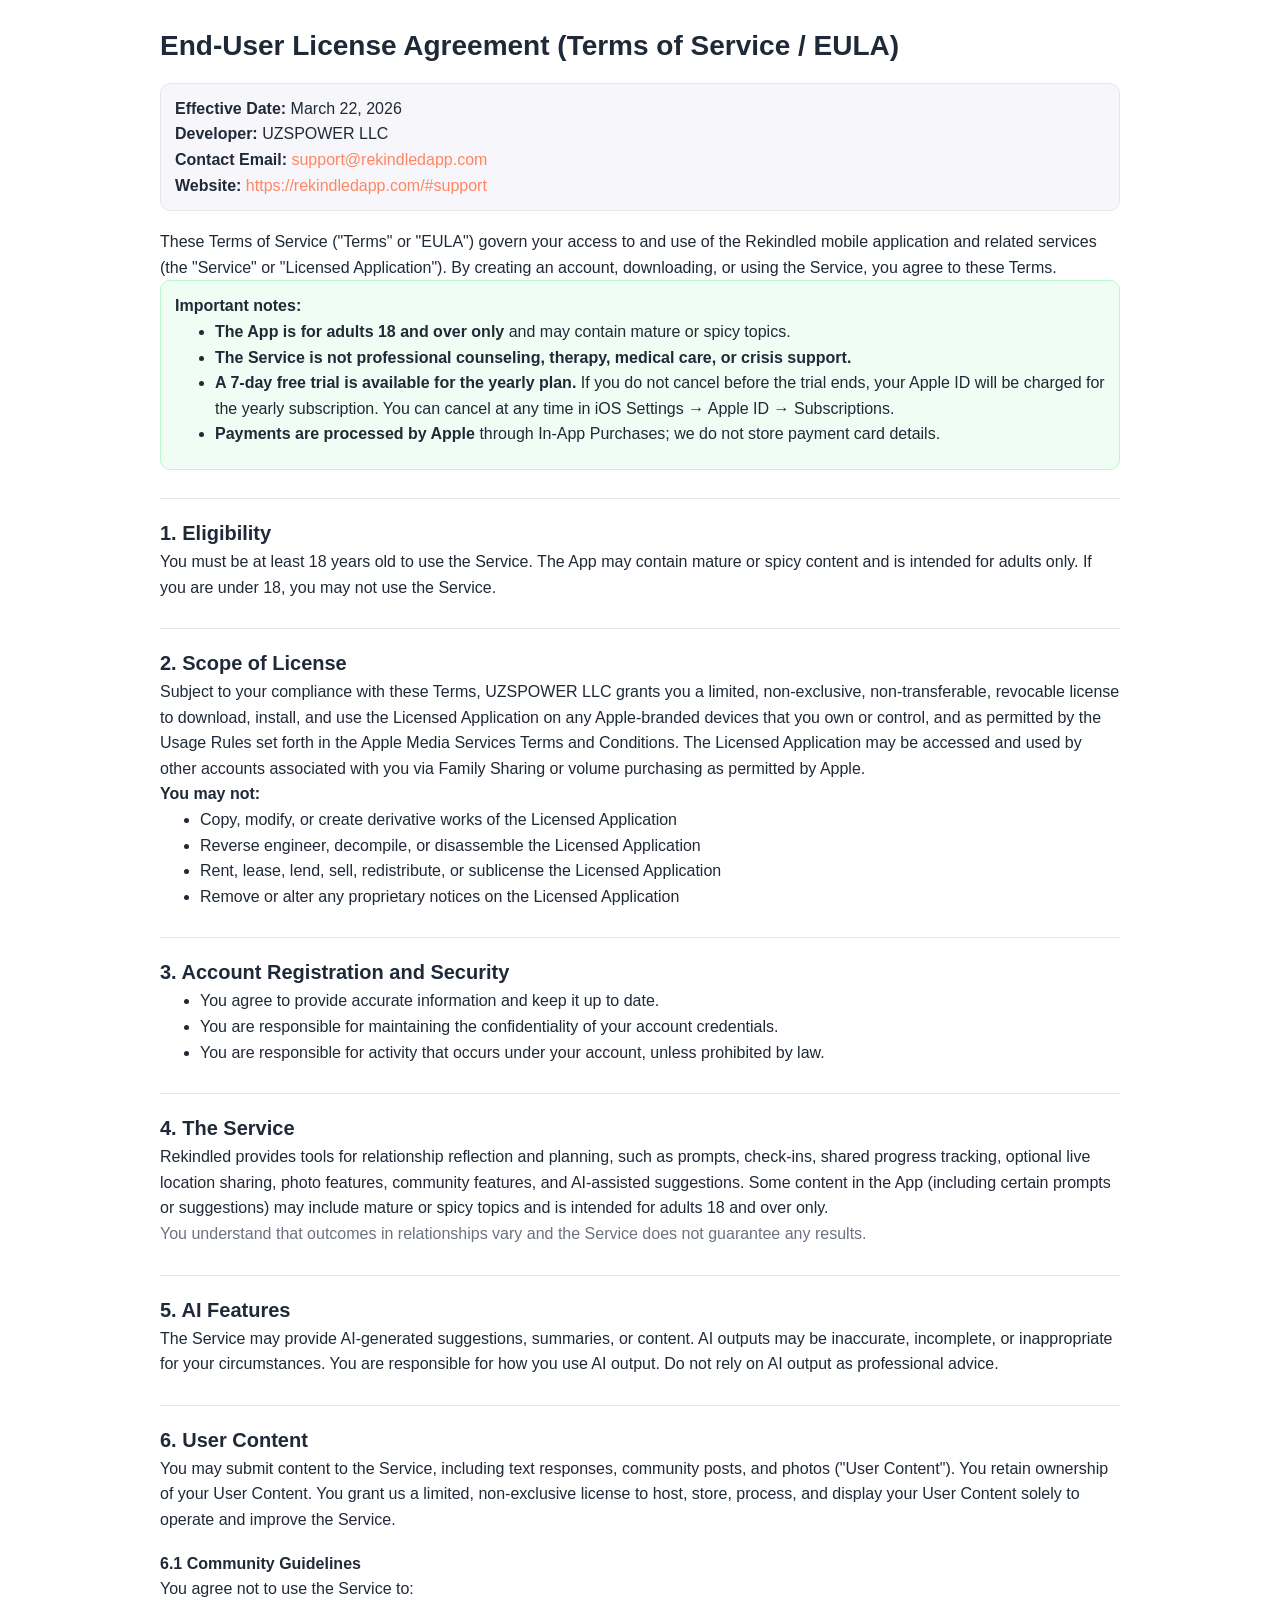
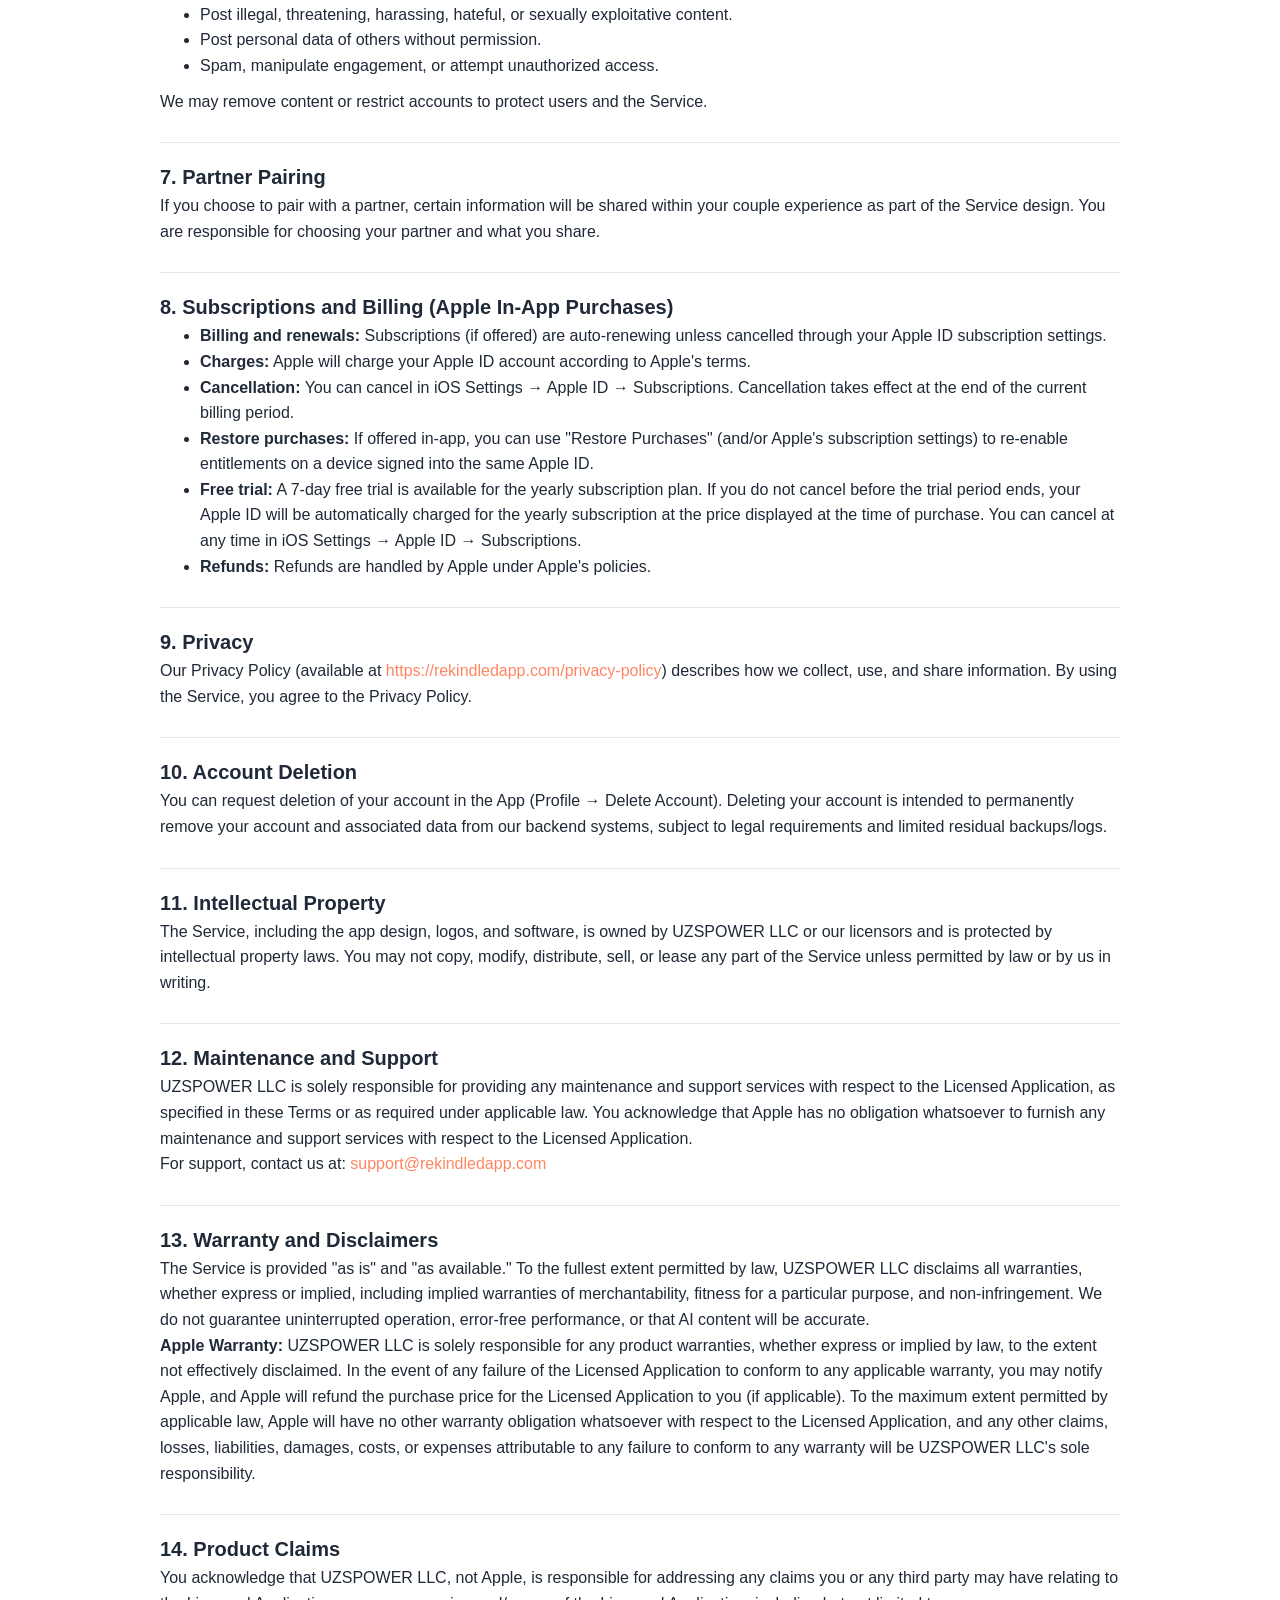
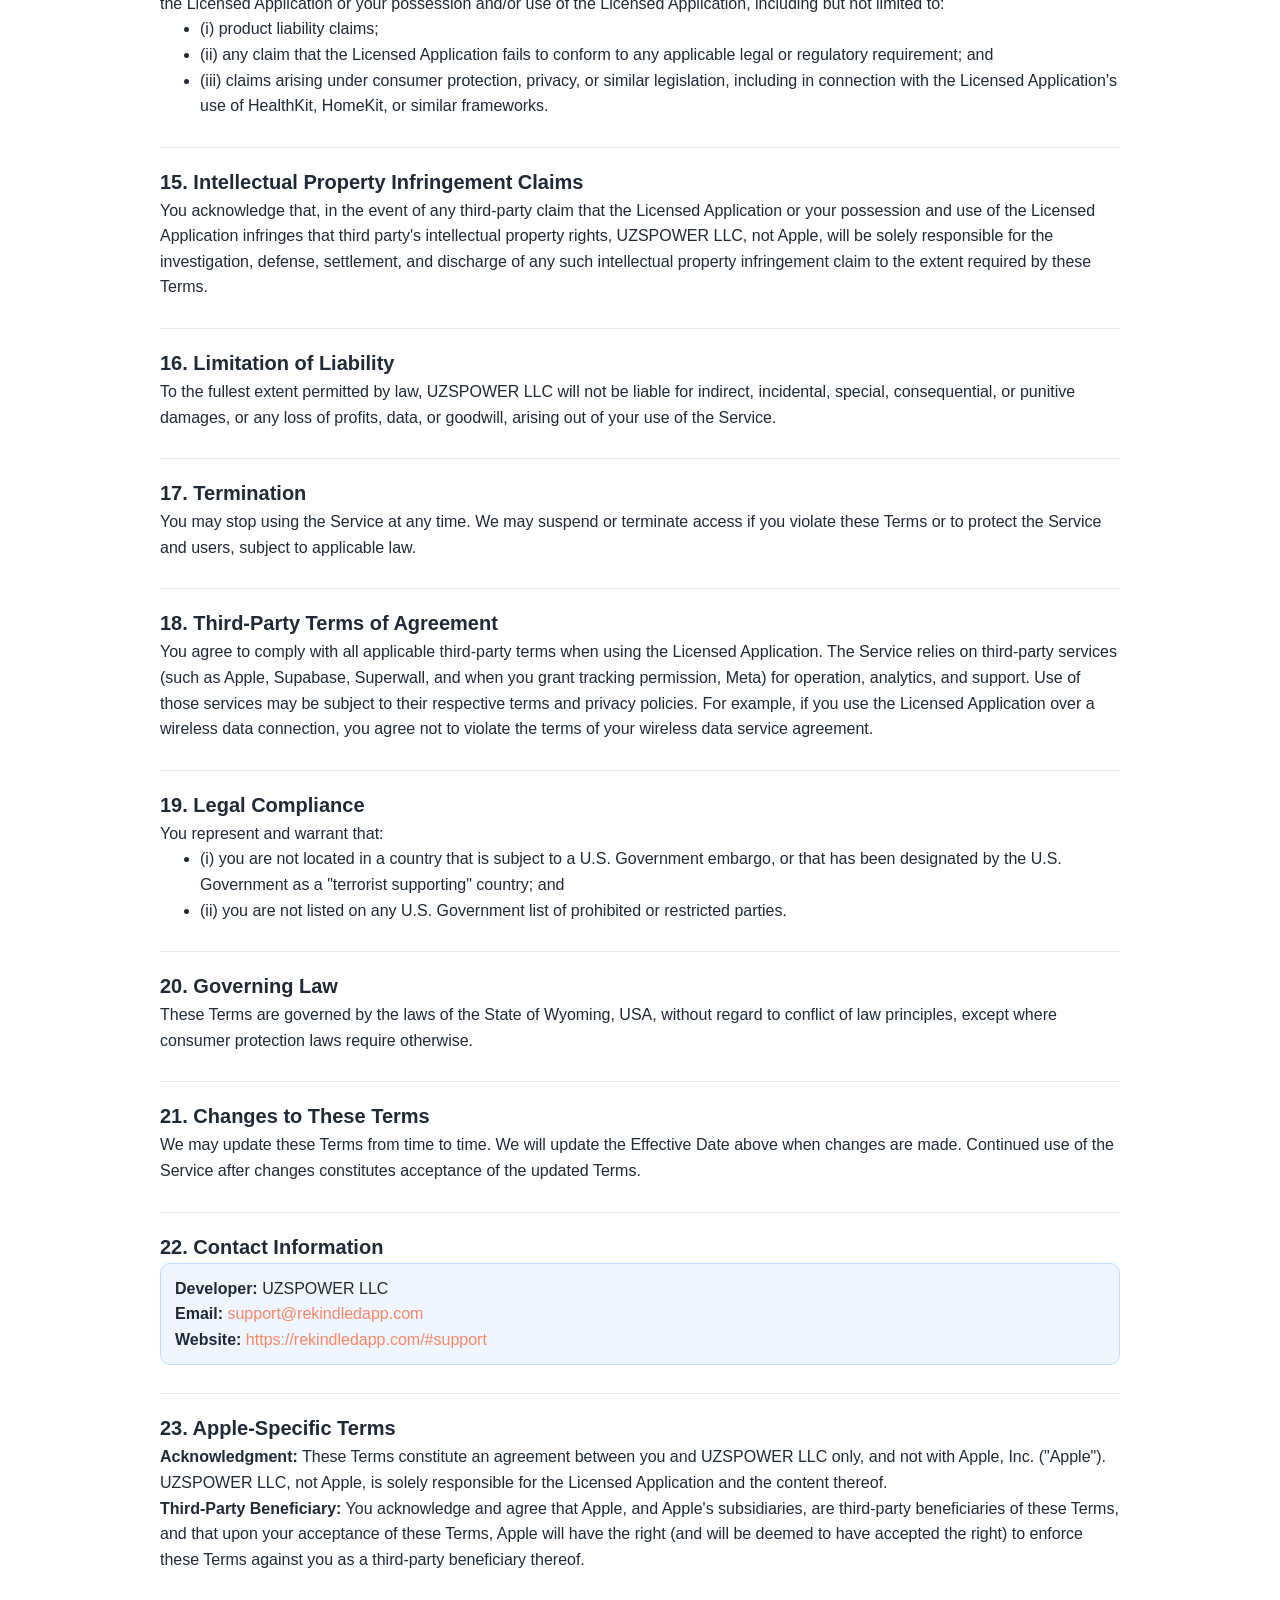
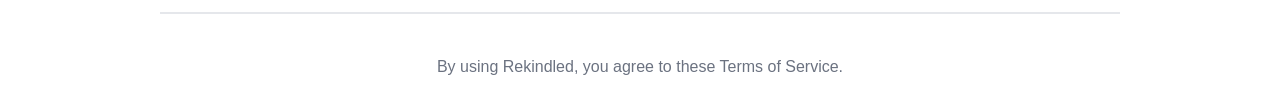
<file: terms-of-service.html>
<!DOCTYPE html> <html lang="en"> <head>
  <!-- SEO (as published by Tilda) -->
  <title>Rekindled - TERMS OF SERVICE</title>
  <meta property="og:url" content="https://rekindledapp.com/terms-of-service" />
  <meta property="og:title" content="Rekindled - TERMS OF SERVICE" />
  <meta property="og:description" content="" />
  <meta property="og:type" content="website" />
  <link rel="canonical" href="https://rekindledapp.com/terms-of-service">
  <meta name="robots" content="noindex" />
  <link rel="shortcut icon" href="/assets/6532-3338-favicon-rek.png" type="image/x-icon" />
  <!-- Base CSS Tilda loaded before the page styles (tilda-grid reset + #allrecords rules), kept for 1:1 rendering -->
  <style id="tilda-compat">
    *,*:before,*:after{-webkit-box-sizing:content-box;-moz-box-sizing:content-box;box-sizing:content-box}
    div,span,h1,h2,h3,h4,h5,h6,p,blockquote,pre,a,code,img,b,u,i,center,table,tr,th,td,video{margin:0;padding:0;border:0}
    sup{line-height:0;font-size:smaller;vertical-align:super}
    sub{line-height:0;font-size:smaller;vertical-align:sub}
    #allrecords,body{background-color:none}
    #allrecords{-webkit-font-smoothing:antialiased}
    #allrecords a{color:#ff8562;text-decoration:none}
    #allrecords a,#allrecords button,#allrecords .t-radio,#allrecords .t-checkbox,#allrecords .t-img-select{outline:none}
    #allrecords a[href^=tel]{color:inherit;text-decoration:none}
    #allrecords ol{padding-left:22px}
    #allrecords ul{padding-left:20px}
    #allrecords b,#allrecords strong{font-weight:700}
    .t-records{-webkit-font_smoothing:antialiased;background-color:none}
    .t-records a{color:#ff8562;text-decoration:none}
    .t-records a[href^=tel]{color:inherit;text-decoration:none}
    .t-records ol{padding-left:22px;margin-top:0px;margin-bottom:10px}
    .t-records ul{padding-left:20px;margin-top:0px;margin-bottom:10px}
  </style>
  <!-- Page head -->
  <meta charset="UTF-8" /> <meta name="viewport" content="width=device-width, initial-scale=1.0" /> <style>
    :root { --accent:#5842D3; --text:#1f2937; --muted:#6b7280; --bg:#ffffff; --panel:#f7f7fb; --border:#e5e7eb; }
    html, body { background: var(--bg); color: var(--text); font-family: -apple-system, BlinkMacSystemFont, "Segoe UI", Roboto, Oxygen, Ubuntu, Cantarell, sans-serif; line-height: 1.6; }
    body { max-width: 960px; margin: 0 auto; padding: 24px; }
    h1 { font-size: 28px; margin: 0 0 8px 0; }
    h2 { font-size: 20px; margin-top: 28px; border-top: 1px solid var(--border); padding-top: 18px; }
    h3 { font-size: 16px; margin-top: 18px; }
    a { color: var(--accent); }
    .meta { background: var(--panel); border: 1px solid var(--border); padding: 12px 14px; border-radius: 10px; margin: 14px 0 18px; }
    .callout { background: #f0fdf4; border: 1px solid #bbf7d0; padding: 12px 14px; border-radius: 10px; }
    .contact { background: #eff6ff; border: 1px solid #bfdbfe; padding: 12px 14px; border-radius: 10px; }
    ul { margin: 8px 0 8px 20px; }
    .muted { color: var(--muted); }
  </style>
</head> <body>
<div id="allrecords" class="t-records"> <h1>End-User License Agreement (Terms of Service / EULA)</h1> <div class="meta"> <div><strong>Effective Date:</strong> March 22, 2026</div> <div><strong>Developer:</strong> UZSPOWER LLC</div> <div><strong>Contact Email:</strong> <a href="mailto:support@rekindledapp.com">support@rekindledapp.com</a></div> <div><strong>Website:</strong> <a href="https://rekindledapp.com/#support">https://rekindledapp.com/#support</a></div> </div> <p>
    These Terms of Service ("Terms" or "EULA") govern your access to and use of the Rekindled mobile application and related services (the "Service" or "Licensed Application").
    By creating an account, downloading, or using the Service, you agree to these Terms.
  </p> <div class="callout"> <strong>Important notes:</strong> <ul> <li><strong>The App is for adults 18 and over only</strong> and may contain mature or spicy topics.</li> <li><strong>The Service is not professional counseling, therapy, medical care, or crisis support.</strong></li> <li><strong>A 7-day free trial is available for the yearly plan.</strong> If you do not cancel before the trial ends, your Apple ID will be charged for the yearly subscription. You can cancel at any time in iOS Settings → Apple ID → Subscriptions.</li> <li><strong>Payments are processed by Apple</strong> through In-App Purchases; we do not store payment card details.</li> </ul> </div> <h2>1. Eligibility</h2> <p>
    You must be at least 18 years old to use the Service. The App may contain mature or spicy content and is intended for adults only. If you are under 18, you may not use the Service.
  </p> <h2>2. Scope of License</h2> <p>
    Subject to your compliance with these Terms, UZSPOWER LLC grants you a limited, non-exclusive, non-transferable, revocable license to download, install, and use the Licensed Application on any Apple-branded devices that you own or control, and as permitted by the Usage Rules set forth in the Apple Media Services Terms and Conditions. The Licensed Application may be accessed and used by other accounts associated with you via Family Sharing or volume purchasing as permitted by Apple.
  </p> <p><strong>You may not:</strong></p> <ul> <li>Copy, modify, or create derivative works of the Licensed Application</li> <li>Reverse engineer, decompile, or disassemble the Licensed Application</li> <li>Rent, lease, lend, sell, redistribute, or sublicense the Licensed Application</li> <li>Remove or alter any proprietary notices on the Licensed Application</li> </ul> <h2>3. Account Registration and Security</h2> <ul> <li>You agree to provide accurate information and keep it up to date.</li> <li>You are responsible for maintaining the confidentiality of your account credentials.</li> <li>You are responsible for activity that occurs under your account, unless prohibited by law.</li> </ul> <h2>4. The Service</h2> <p>
    Rekindled provides tools for relationship reflection and planning, such as prompts, check-ins, shared progress tracking, optional live location sharing, photo features, community features, and AI-assisted suggestions. Some content in the App (including certain prompts or suggestions) may include mature or spicy topics and is intended for adults 18 and over only.
  </p> <p class="muted">
    You understand that outcomes in relationships vary and the Service does not guarantee any results.
  </p> <h2>5. AI Features</h2> <p>
    The Service may provide AI-generated suggestions, summaries, or content. AI outputs may be inaccurate, incomplete, or inappropriate for your circumstances.
    You are responsible for how you use AI output. Do not rely on AI output as professional advice.
  </p> <h2>6. User Content</h2> <p>
    You may submit content to the Service, including text responses, community posts, and photos ("User Content").
    You retain ownership of your User Content. You grant us a limited, non-exclusive license to host, store, process, and display your User Content solely to operate and improve the Service.
  </p> <h3>6.1 Community Guidelines</h3> <p>You agree not to use the Service to:</p> <ul> <li>Post illegal, threatening, harassing, hateful, or sexually exploitative content.</li> <li>Post personal data of others without permission.</li> <li>Spam, manipulate engagement, or attempt unauthorized access.</li> </ul> <p>We may remove content or restrict accounts to protect users and the Service.</p> <h2>7. Partner Pairing</h2> <p>
    If you choose to pair with a partner, certain information will be shared within your couple experience as part of the Service design.
    You are responsible for choosing your partner and what you share.
  </p> <h2>8. Subscriptions and Billing (Apple In-App Purchases)</h2> <ul> <li><strong>Billing and renewals:</strong> Subscriptions (if offered) are auto-renewing unless cancelled through your Apple ID subscription settings.</li> <li><strong>Charges:</strong> Apple will charge your Apple ID account according to Apple's terms.</li> <li><strong>Cancellation:</strong> You can cancel in iOS Settings → Apple ID → Subscriptions. Cancellation takes effect at the end of the current billing period.</li> <li><strong>Restore purchases:</strong> If offered in-app, you can use "Restore Purchases" (and/or Apple's subscription settings) to re-enable entitlements on a device signed into the same Apple ID.</li> <li><strong>Free trial:</strong> A 7-day free trial is available for the yearly subscription plan. If you do not cancel before the trial period ends, your Apple ID will be automatically charged for the yearly subscription at the price displayed at the time of purchase. You can cancel at any time in iOS Settings → Apple ID → Subscriptions.</li> <li><strong>Refunds:</strong> Refunds are handled by Apple under Apple's policies.</li> </ul> <h2>9. Privacy</h2> <p>
    Our Privacy Policy (available at <a href="https://rekindledapp.com/privacy-policy">https://rekindledapp.com/privacy-policy</a>) describes how we collect, use, and share information. By using the Service, you agree to the Privacy Policy.
  </p> <h2>10. Account Deletion</h2> <p>
    You can request deletion of your account in the App (Profile → Delete Account). Deleting your account is intended to permanently remove your account and associated data from our backend systems, subject to legal requirements and limited residual backups/logs.
  </p> <h2>11. Intellectual Property</h2> <p>
    The Service, including the app design, logos, and software, is owned by UZSPOWER LLC or our licensors and is protected by intellectual property laws.
    You may not copy, modify, distribute, sell, or lease any part of the Service unless permitted by law or by us in writing.
  </p> <h2>12. Maintenance and Support</h2> <p>
    UZSPOWER LLC is solely responsible for providing any maintenance and support services with respect to the Licensed Application, as specified in these Terms or as required under applicable law. You acknowledge that Apple has no obligation whatsoever to furnish any maintenance and support services with respect to the Licensed Application.
  </p> <p>
    For support, contact us at: <a href="mailto:support@rekindledapp.com">support@rekindledapp.com</a> </p> <h2>13. Warranty and Disclaimers</h2> <p>
    The Service is provided "as is" and "as available." To the fullest extent permitted by law, UZSPOWER LLC disclaims all warranties, whether express or implied, including implied warranties of merchantability, fitness for a particular purpose, and non-infringement. We do not guarantee uninterrupted operation, error-free performance, or that AI content will be accurate.
  </p> <p> <strong>Apple Warranty:</strong> UZSPOWER LLC is solely responsible for any product warranties, whether express or implied by law, to the extent not effectively disclaimed. In the event of any failure of the Licensed Application to conform to any applicable warranty, you may notify Apple, and Apple will refund the purchase price for the Licensed Application to you (if applicable). To the maximum extent permitted by applicable law, Apple will have no other warranty obligation whatsoever with respect to the Licensed Application, and any other claims, losses, liabilities, damages, costs, or expenses attributable to any failure to conform to any warranty will be UZSPOWER LLC's sole responsibility.
  </p> <h2>14. Product Claims</h2> <p>
    You acknowledge that UZSPOWER LLC, not Apple, is responsible for addressing any claims you or any third party may have relating to the Licensed Application or your possession and/or use of the Licensed Application, including but not limited to:
  </p> <ul> <li>(i) product liability claims;</li> <li>(ii) any claim that the Licensed Application fails to conform to any applicable legal or regulatory requirement; and</li> <li>(iii) claims arising under consumer protection, privacy, or similar legislation, including in connection with the Licensed Application's use of HealthKit, HomeKit, or similar frameworks.</li> </ul> <h2>15. Intellectual Property Infringement Claims</h2> <p>
    You acknowledge that, in the event of any third-party claim that the Licensed Application or your possession and use of the Licensed Application infringes that third party's intellectual property rights, UZSPOWER LLC, not Apple, will be solely responsible for the investigation, defense, settlement, and discharge of any such intellectual property infringement claim to the extent required by these Terms.
  </p> <h2>16. Limitation of Liability</h2> <p>
    To the fullest extent permitted by law, UZSPOWER LLC will not be liable for indirect, incidental, special, consequential, or punitive damages, or any loss of profits, data, or goodwill, arising out of your use of the Service.
  </p> <h2>17. Termination</h2> <p>
    You may stop using the Service at any time. We may suspend or terminate access if you violate these Terms or to protect the Service and users, subject to applicable law.
  </p> <h2>18. Third-Party Terms of Agreement</h2> <p>
    You agree to comply with all applicable third-party terms when using the Licensed Application. The Service relies on third-party services (such as Apple, Supabase, Superwall, and when you grant tracking permission, Meta) for operation, analytics, and support. Use of those services may be subject to their respective terms and privacy policies. For example, if you use the Licensed Application over a wireless data connection, you agree not to violate the terms of your wireless data service agreement.
  </p> <h2>19. Legal Compliance</h2> <p>You represent and warrant that:</p> <ul> <li>(i) you are not located in a country that is subject to a U.S. Government embargo, or that has been designated by the U.S. Government as a "terrorist supporting" country; and</li> <li>(ii) you are not listed on any U.S. Government list of prohibited or restricted parties.</li> </ul> <h2>20. Governing Law</h2> <p>
    These Terms are governed by the laws of the State of Wyoming, USA, without regard to conflict of law principles, except where consumer protection laws require otherwise.
  </p> <h2>21. Changes to These Terms</h2> <p>
    We may update these Terms from time to time. We will update the Effective Date above when changes are made. Continued use of the Service after changes constitutes acceptance of the updated Terms.
  </p> <h2>22. Contact Information</h2> <div class="contact"> <div><strong>Developer:</strong> UZSPOWER LLC</div> <div><strong>Email:</strong> <a href="mailto:support@rekindledapp.com">support@rekindledapp.com</a></div> <div><strong>Website:</strong> <a href="https://rekindledapp.com/#support">https://rekindledapp.com/#support</a></div> </div> <h2>23. Apple-Specific Terms</h2> <p> <strong>Acknowledgment:</strong> These Terms constitute an agreement between you and UZSPOWER LLC only, and not with Apple, Inc. ("Apple"). UZSPOWER LLC, not Apple, is solely responsible for the Licensed Application and the content thereof.
  </p> <p> <strong>Third-Party Beneficiary:</strong> You acknowledge and agree that Apple, and Apple's subsidiaries, are third-party beneficiaries of these Terms, and that upon your acceptance of these Terms, Apple will have the right (and will be deemed to have accepted the right) to enforce these Terms against you as a third-party beneficiary thereof.
  </p> <hr style="margin: 40px 0; border: none; border-top: 2px solid var(--border);"> <p style="text-align: center; color: var(--muted);">
    By using Rekindled, you agree to these Terms of Service.
  </p> </div>
</body> </html>
</file>
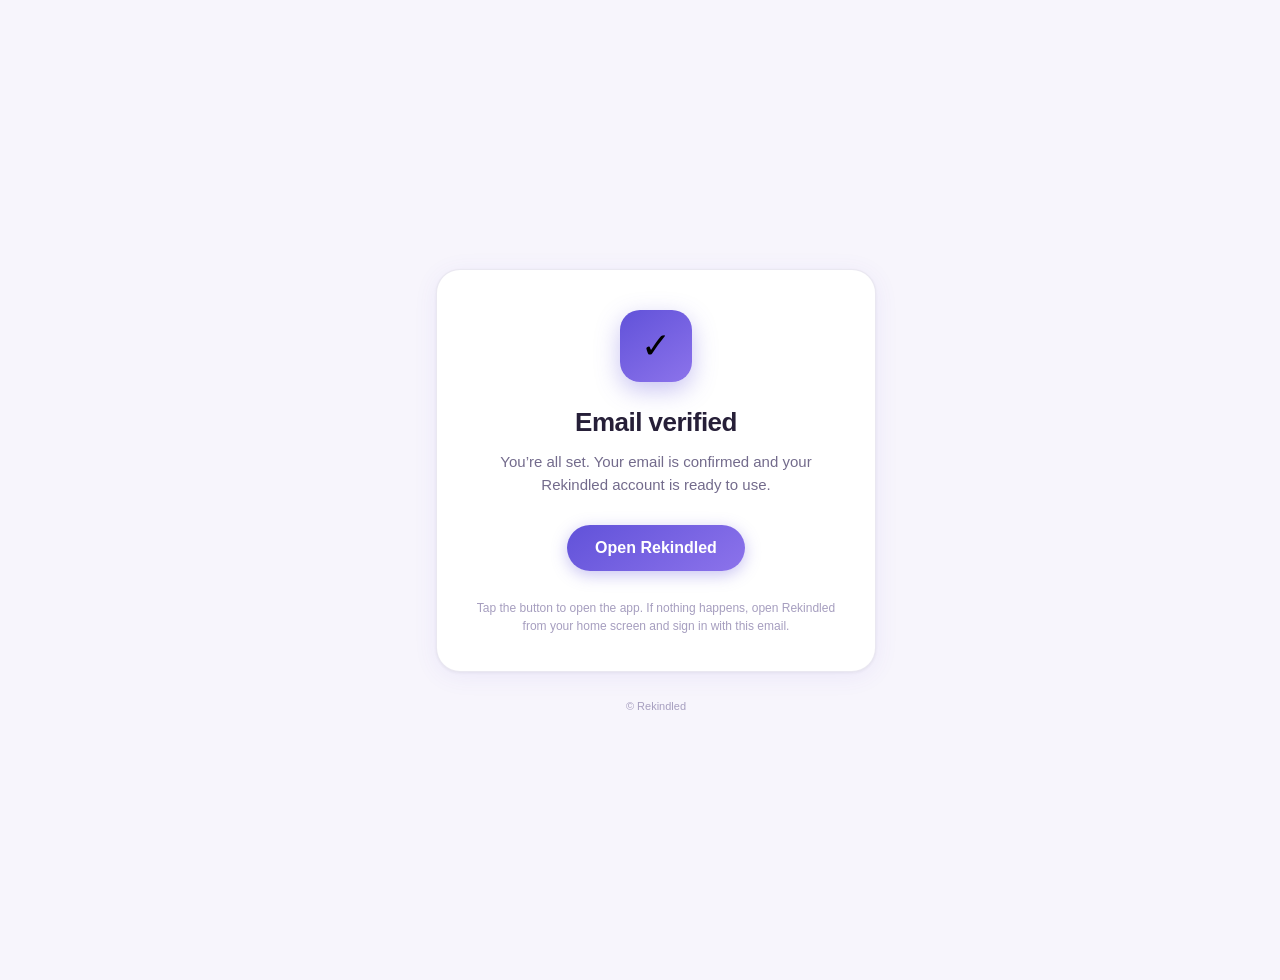
<file: verified.html>
<!DOCTYPE html> <html lang="en"> <head>
  <!-- SEO (as published by Tilda) -->
  <title>Rekindled - Email verification</title>
  <meta property="og:url" content="https://rekindledapp.com/verified" />
  <meta property="og:title" content="Rekindled - Email verification" />
  <meta property="og:description" content="" />
  <meta property="og:type" content="website" />
  <link rel="canonical" href="https://rekindledapp.com/verified">
  <meta name="robots" content="noindex,nofollow" />
  <link rel="shortcut icon" href="/assets/6532-3338-favicon-rek.png" type="image/x-icon" />
  <!-- Base CSS Tilda loaded before the page styles (tilda-grid reset + #allrecords rules), kept for 1:1 rendering -->
  <style id="tilda-compat">
    *,*:before,*:after{-webkit-box-sizing:content-box;-moz-box-sizing:content-box;box-sizing:content-box}
    div,span,h1,h2,h3,h4,h5,h6,p,blockquote,pre,a,code,img,b,u,i,center,table,tr,th,td,video{margin:0;padding:0;border:0}
    sup{line-height:0;font-size:smaller;vertical-align:super}
    sub{line-height:0;font-size:smaller;vertical-align:sub}
    #allrecords,body{background-color:none}
    #allrecords{-webkit-font-smoothing:antialiased}
    #allrecords a{color:#ff8562;text-decoration:none}
    #allrecords a,#allrecords button,#allrecords .t-radio,#allrecords .t-checkbox,#allrecords .t-img-select{outline:none}
    #allrecords a[href^=tel]{color:inherit;text-decoration:none}
    #allrecords ol{padding-left:22px}
    #allrecords ul{padding-left:20px}
    #allrecords b,#allrecords strong{font-weight:700}
    .t-records{-webkit-font_smoothing:antialiased;background-color:none}
    .t-records a{color:#ff8562;text-decoration:none}
    .t-records a[href^=tel]{color:inherit;text-decoration:none}
    .t-records ol{padding-left:22px;margin-top:0px;margin-bottom:10px}
    .t-records ul{padding-left:20px;margin-top:0px;margin-bottom:10px}
  </style>
  <!-- Page head -->
  <meta charset="utf-8" /> <meta name="viewport" content="width=device-width, initial-scale=1" /> <style type="text/css">
    @import url(https://db.onlinewebfonts.com/c/a1ae2ddc73a868ff8a9caab4143c2676?family=VK+Sans+Display);
    html, body, table, td, a, span, p, h1, div {
      font-family: 'VK Sans Display', 'VKSans', 'VK Sans', -apple-system, BlinkMacSystemFont, 'Segoe UI', sans-serif !important;
    }
  </style>
</head> <body style="margin:0;padding:0;background-color:#f7f5fc;font-family:'VK Sans Display','VKSans','VK Sans',-apple-system,BlinkMacSystemFont,'Segoe UI',sans-serif;-webkit-font-smoothing:antialiased;">
<div id="allrecords" class="t-records"> <table role="presentation" cellpadding="0" cellspacing="0" border="0" width="100%" style="background-color:#f7f5fc;padding:40px 16px;min-height:100vh;font-family:'VK Sans Display','VKSans','VK Sans',-apple-system,sans-serif;"> <tr> <td align="center" style="vertical-align:middle;font-family:'VK Sans Display','VKSans','VK Sans',sans-serif;"> <table role="presentation" cellpadding="0" cellspacing="0" border="0" width="100%" style="max-width:440px;margin:0 auto;font-family:'VK Sans Display','VKSans','VK Sans',sans-serif;"> <tr> <td style="background-color:#ffffff;border-radius:24px;padding:40px 32px 36px 32px;box-shadow:0 4px 24px rgba(97,82,217,0.08),0 1px 3px rgba(38,31,56,0.06);border:1px solid rgba(232,230,240,0.9);text-align:center;font-family:'VK Sans Display','VKSans','VK Sans',sans-serif;"> <div style="width:72px;height:72px;margin:0 auto 24px auto;border-radius:20px;background:linear-gradient(145deg,rgb(97,82,217) 0%,rgb(140,115,235) 100%);box-shadow:0 8px 24px rgba(97,82,217,0.35);line-height:72px;text-align:center;font-size:36px;font-family:'VK Sans Display','VKSans','VK Sans',sans-serif;">
                &#10003;
              </div> <h1 style="margin:0 0 12px 0;font-size:26px;font-weight:800;color:#261f38;letter-spacing:-0.02em;line-height:1.25;font-family:'VK Sans Display','VKSans','VK Sans',sans-serif;">
                Email verified
              </h1> <p style="margin:0 0 28px 0;font-size:15px;line-height:1.55;color:#736b8c;font-family:'VK Sans Display','VKSans','VK Sans',sans-serif;">
                You&rsquo;re all set. Your email is confirmed and your Rekindled account is ready to use.
              </p> <a href="rekindled://" style="display:inline-block;padding:14px 28px;border-radius:999px;font-size:16px;font-weight:600;color:#ffffff;text-decoration:none;background:linear-gradient(145deg,rgb(97,82,217) 0%,rgb(140,115,235) 100%);box-shadow:0 4px 16px rgba(97,82,217,0.35);font-family:'VK Sans Display','VKSans','VK Sans',sans-serif;">
                Open Rekindled
              </a> <p style="margin:28px 0 0 0;font-size:12px;line-height:1.5;color:#a69ebf;font-family:'VK Sans Display','VKSans','VK Sans',sans-serif;">
                Tap the button to open the app. If nothing happens, open Rekindled from your home screen and sign in with this email.
              </p> </td> </tr> </table> <p style="margin:28px 0 0 0;font-size:11px;color:#a69ebf;text-align:center;font-family:'VK Sans Display','VKSans','VK Sans',sans-serif;">
          &copy; Rekindled
        </p> </td> </tr> </table> </div>
</body> </html>
</file>
<file: home.css>
/*
 * Rekindled — home page styles.
 * Hand-written replacement for the former Tilda page (Zero Blocks + T1272/T1186/T718).
 *
 * Layout model for the "artboard" sections (.zb): every section has a fixed-size
 * stage per breakpoint (1200 / 960 / 640 / 480 / 320 px wide) with absolutely
 * positioned elements, and the stage is scaled to the viewport width with
 * `zoom: var(--zs)`. home.js sets --zs = viewport width / stage width, which is
 * exactly what Tilda's "autoscale to window" did. Without JS the stage is simply
 * centred at 1:1.
 */

/* ---------------------------------------------------------------- fonts */
@font-face { font-family: 'VKSANS'; src: url('assets/home/vksans-400.woff') format('woff'); font-weight: 400; font-style: normal; font-display: swap; }
@font-face { font-family: 'VKSANS'; src: url('assets/home/vksans-500.woff') format('woff'); font-weight: 500; font-style: normal; font-display: swap; }
@font-face { font-family: 'VKSANS'; src: url('assets/home/vksans-600.woff') format('woff'); font-weight: 600; font-style: normal; font-display: swap; }
@font-face { font-family: 'VKSANS'; src: url('assets/home/vksans-700.woff') format('woff'); font-weight: 700; font-style: normal; font-display: swap; }

/* ---------------------------------------------------------------- base */
:root {
  --font: 'VKSANS', Arial, sans-serif;
  --zs: 1;               /* artboard scale, set by home.js */
  --purple: #8e54eb;
  --link-purple: #ae53d6;
  --orange: #edaf64;
}

html { scroll-behavior: smooth; }
@media (prefers-reduced-motion: reduce) { html { scroll-behavior: auto; } }

body { margin: 0; background: #fff; }

h1, h2, h3, h4, h5, h6, p, blockquote, figure { margin: 0; padding: 0; }
img { border: 0; }

.page { overflow: hidden; }            /* clips artboard elements that bleed past the viewport */
:where(.page) a { color: #ff8562; text-decoration: none; }
.anchor { display: block; height: 0; font-size: 0; }

.visually-hidden {
  position: absolute !important; width: 1px; height: 1px; padding: 0; margin: -1px;
  overflow: hidden; clip: rect(0 0 0 0); white-space: nowrap; border: 0;
}

/* purple scrollbar (Tilda T1084 block) */
::-webkit-scrollbar { width: 8px; height: 8px; background-color: #fff; }
::-webkit-scrollbar-track { background-color: #fff; }
::-webkit-scrollbar-thumb { background-color: #8b2dff; border-radius: 0; border: 0 solid #fff; background-clip: padding-box; }
::-webkit-scrollbar-thumb:hover { background-color: #8b2dff; }
@supports (-moz-appearance: none) {
  :root, body { scrollbar-width: thin; scrollbar-color: #8b2dff #fff; }
}

/* ---------------------------------------------------------------- artboard sections */
.zb { position: relative; }
.zb__stage {
  position: relative;
  width: 1200px;
  margin: 0 auto;
  zoom: var(--zs);
}
.hero { z-index: 2; }                  /* hero art overlaps the next section, as on Tilda */
.footer { overflow: hidden; }

/* every positioned element: wrapper (.z) + content (.z-atom) */
.z { position: absolute; box-sizing: border-box; display: table; }
.z-atom {
  display: table-cell;
  vertical-align: middle;
  width: 100%;
  -webkit-text-size-adjust: 100%;
  text-size-adjust: 100%;
}
.z--text .z-atom { word-break: normal; -moz-osx-font-smoothing: grayscale; }
.z--image img { display: block; width: 100%; }
.z--vector svg { display: block; }

/* buttons */
.z--button { display: block; }
.z--button .z-atom {
  position: relative;
  display: flex;
  box-sizing: border-box;
  width: 100%;
  height: 100%;
  flex-direction: row;
  justify-content: center;
  align-items: center;
  overflow: hidden;
  text-decoration: none;
  transition:
    background-color var(--speed, 0s) ease-in-out,
    color var(--speed, 0s) ease-in-out,
    border-color var(--speed, 0s) ease-in-out,
    box-shadow var(--shadow-speed, .2s) ease-in-out;
}
.hero-cta .z-atom { --shadow-speed: .1s; }
.z--button .z-atom::after {
  content: '';
  position: absolute;
  inset: 0;
  z-index: -1;
  display: block;
  opacity: 0;
  pointer-events: none;
  transition: opacity var(--speed, 0s) ease-in-out;
}
.z-btn__content { display: flex; flex: 0 1 auto; flex-direction: row; align-items: center; justify-content: center; min-width: 0; }
.z-btn__text { flex: 1 1 0; text-overflow: ellipsis; transition: color var(--speed, 0s) ease-in-out; }
.z-btn__icon { position: relative; flex: 0 0 auto; }
.z-btn__icon::before {
  content: '';
  position: absolute;
  inset: 0;
  background-color: currentcolor;
  -webkit-mask: var(--icon, none) center / contain no-repeat;
          mask: var(--icon, none) center / contain no-repeat;
}
@keyframes z-btn-hover { to { background-image: none; background-color: transparent; } }

/* nav links grow slightly on hover (Tilda step-by-step hover animation, desktop only) */
@media (min-width: 1200px) and (hover: hover) {
  .z-hover-grow { transition: transform .2s linear; }
  .z-hover-grow:hover { transform: scale(1.05); }
}


/* ================================================================ artboard element positions
 * One block per section: base values are the 1200px layout; each @media block lists only what
 * changes at that breakpoint (stage widths 960 / 640 / 480 / 320).
 */

/* ---- nav ---- */
.nav > .zb__stage { height: 100px; }
.nav-bar { z-index: 3; top: 14px; left: 0; width: 1200px; height: 82px; -webkit-backdrop-filter: blur(7px); backdrop-filter: blur(7px); border-radius: 21px 21px 21px 21px; }
.nav-bar .z-atom { border-radius: 21px 21px 21px 21px; opacity: 0.9; background-color: #ffffff; box-shadow: 0px 0px 2px 0px rgba(125,125,125,1); }
.nav-logo { z-index: 3; top: -11px; left: 62px; width: 244px; }
.nav-support { color: #8e54eb; z-index: 3; top: 39px; left: 861px; width: 81px; }
.nav-support .z-atom { color: #8e54eb; font-size: 20px; font-family: var(--font); line-height: 1.55; font-weight: 500; }
.nav-reviews { color: #8e54eb; z-index: 3; top: 39px; left: 732px; width: 81px; }
.nav-reviews .z-atom { color: #8e54eb; font-size: 20px; font-family: var(--font); line-height: 1.55; font-weight: 500; }
.nav-features { color: #8e54eb; z-index: 3; top: 39px; left: 598px; width: 81px; }
.nav-features .z-atom { color: #8e54eb; font-size: 20px; font-family: var(--font); line-height: 1.55; font-weight: 500; }
.nav-about { color: #8e54eb; z-index: 3; top: 39px; left: 485px; width: 63px; }
.nav-about .z-atom { color: #8e54eb; font-size: 20px; font-family: var(--font); line-height: 1.55; font-weight: 500; }
.nav-home { color: #8e54eb; z-index: 3; top: 39px; left: 385px; width: 63px; }
.nav-home .z-atom { color: #8e54eb; font-size: 20px; font-family: var(--font); line-height: 1.55; font-weight: 500; }
.nav-cta { color: #ffffff; text-align: center; z-index: 3; top: 30px; left: 980px; width: 169px; height: 51px; }
.nav-cta .z-atom { color: #ffffff; font-size: 19px; font-family: var(--font); line-height: 1.55; font-weight: 600; border-radius: 15px 15px 15px 15px; --speed: 0.2s; --bg: #ffbb69; --bg-image: none; --bg-hover: #8e54eb; --bg-hover-image: none; background-color: var(--bg,transparent); justify-content: center; }
.nav-cta .z-atom::after { display: none; }
.nav-cta .z-atom .z-btn__icon { position: relative; width: 25px; height: 25px; order: -1; --icon: url('assets/home/heart-bold.svg'); }
.nav-cta .z-atom .z-btn__content { column-gap: 0px; padding: 0px 0px 0px 0px; }
.nav-cta .z-atom .z-btn__text { color: #ffffff; }
.nav-burger { display: none; z-index: 3; top: 0px; left: 1072px; width: 128px; }
@media (max-width:1199px) {
  .nav > .zb__stage { width: 960px; }
  .nav-bar { width: 960px; }
  .nav-logo { top: 2px; left: 41px; width: 195px; }
  .nav-support { top: 40px; left: 663px; width: 94px; }
  .nav-reviews { top: 40px; left: 554px; width: 94px; }
  .nav-features { top: 40px; left: 441px; width: 82px; }
  .nav-about { top: 40px; left: 354px; width: 64px; }
  .nav-home { top: 40px; left: 271px; width: 56px; }
  .nav-cta { display: block; left: 769px; width: 162px; }
  .nav-cta .z-atom .z-btn__text { overflow: visible; }
}
@media (max-width:959px) {
  .nav > .zb__stage { width: 640px; }
  .nav-bar { width: 640px; }
  .nav-logo { left: 33px; width: 197px; }
  .nav-support { display: none; top: 51px; left: 367px; width: 77px; }
  .nav-reviews { display: none; top: 51px; left: 367px; width: 78px; }
  .nav-features { display: none; top: 51px; left: 367px; width: 81px; }
  .nav-about { display: none; top: 41px; left: 357px; width: 63px; }
  .nav-home { display: none; top: 41px; left: 309px; }
  .nav-cta { display: none; top: 29px; left: 460px; width: 157px; }
  .nav-burger { display: table; top: 26px; left: 552px; width: 64px; }
}
@media (max-width:639px) {
  .nav > .zb__stage { width: 480px; }
  .nav-bar { width: 480px; }
  .nav-logo { left: 25px; width: 189px; }
  .nav-support { left: 278px; width: 59px; }
  .nav-reviews { left: 278px; width: 59px; }
  .nav-features { left: 278px; width: 59px; }
  .nav-about { left: 268px; width: 59px; }
  .nav-home { left: 232px; }
  .nav-cta { left: 345px; width: 118px; }
  .nav-burger { left: 413px; width: 48px; }
}
@media (max-width:479px) {
  .nav > .zb__stage { width: 320px; height: 50px; }
  .nav-bar { top: 8px; left: 1px; width: 318px; height: 39px; border-radius: 10px 10px 10px 10px; }
  .nav-bar .z-atom { border-radius: 10px 10px 10px 10px; }
  .nav-logo { top: 0px; left: 13px; width: 103px; }
  .nav-support { top: 31px; left: 189px; }
  .nav-reviews { top: 31px; left: 189px; }
  .nav-features { top: 31px; left: 189px; }
  .nav-about { top: 21px; left: 179px; }
  .nav-home { top: 21px; left: 155px; }
  .nav-cta { top: 15px; left: 230px; width: 79px; height: 58px; }
  .nav-burger { top: 14px; left: 280px; width: 29px; }
}
@media (hover: hover) {
  .nav-cta .z-atom:hover::after { opacity: 0; }
  .nav-cta .z-atom:hover { animation-name: none; background-color: var(--bg-hover,var(--bg,transparent)); }
}

/* ---- hero ---- */
.hero { background-color: #ffffff; }
.hero > .zb__stage { height: 650px; }
.hero { height: round(down, calc(650px * var(--zs)), 1px); }
.hero-line-a { z-index: 3; top: -7px; left: -25px; width: 1251px; }
.hero-line-a .z-atom { opacity: 0.3; }
.hero-line-a svg { display: block; }
.hero-line-b { z-index: 3; top: 3px; left: -15px; width: 1251px; }
.hero-line-b .z-atom { opacity: 0.3; }
.hero-line-b svg { display: block; }
.hero-hand-right { z-index: 3; top: 350px; left: 653px; width: 582px; }
.hero-hand-right .z-atom { transform: rotate(240deg); }
.hero-glow-1 { z-index: 3; top: 9px; left: -100px; width: 373px; height: 373px; filter: blur(50px); border-radius: 3000px 3000px 3000px 3000px; }
.hero-glow-1 .z-atom { border-radius: 3000px 3000px 3000px 3000px; opacity: 0.35; background-color: #d077ff; }
.hero-glow-2 { z-index: 3; top: 347px; left: -129px; width: 271px; height: 272px; filter: blur(50px); border-radius: 3000px 3000px 3000px 3000px; }
.hero-glow-2 .z-atom { border-radius: 3000px 3000px 3000px 3000px; opacity: 0.35; background-color: #d077ff; transform: rotate(90deg); }
.hero-glow-3 { z-index: 3; top: 322px; left: 1032px; width: 373px; height: 373px; filter: blur(50px); border-radius: 3000px 3000px 3000px 3000px; }
.hero-glow-3 .z-atom { border-radius: 3000px 3000px 3000px 3000px; opacity: 0.35; background-color: #ffca77; }
.hero-glow-4 { z-index: 3; top: -51px; left: 927px; width: 373px; height: 373px; filter: blur(50px); border-radius: 3000px 3000px 3000px 3000px; }
.hero-glow-4 .z-atom { border-radius: 3000px 3000px 3000px 3000px; opacity: 0.35; background-color: #ffca77; }
.hero-title { color: transparent; background-image: linear-gradient(0.353turn,rgba(46,29,50,1) 0%,rgba(91,47,114,1) 100%); -webkit-background-clip: text; will-change: transform; text-align: center; z-index: 3; top: 360px; left: 280px; width: 641px; }
.hero-title .z-atom { color: transparent; background-image: linear-gradient(0.353turn,rgba(46,29,50,1) 0%,rgba(91,47,114,1) 100%); -webkit-background-clip: text; will-change: transform; font-size: 40px; font-family: var(--font); line-height: 1.2; font-weight: 600; background-position: center center; }
.hero-hand-left { z-index: 3; top: -150px; left: -66px; width: 586px; }
.hero-hand-left .z-atom { transform: rotate(56deg); }
.hero-heart { z-index: 3; top: 177px; left: 503px; width: 195px; }
.hero-heart-logo { z-index: 3; top: 177px; left: 503px; width: 195px; }
.hero-cta { color: #ffffff; text-align: center; z-index: 3; top: 526px; left: 488px; width: 225px; height: 55px; }
.hero-cta .z-atom { color: #ffffff; font-size: 26px; font-family: var(--font); line-height: 1.55; font-weight: 600; border-radius: 14px 14px 14px 14px; box-shadow: 0px 0px 0px 0px rgba(255,202,119,1); --speed: 0.2s; --bg: transparent; --bg-image: linear-gradient(0.321turn,rgba(204,154,252,1) 0%,rgba(255,140,140,1) 52%,rgba(255,194,146,1) 100%); --bg-hover: transparent; --bg-hover-image: linear-gradient(0.321turn,rgba(226,167,120,1) 0%,rgba(232,125,125,1) 52%,rgba(184,133,232,1) 100%); background-image: var(--bg-image,none); position: relative; z-index: 1; justify-content: center; }
.hero-cta .z-atom::after { display: block; background-image: var(--bg-hover-image,var(--bg-image,none)); }
.hero-cta .z-atom .z-btn__icon { position: relative; width: 38px; height: 38px; order: -1; --icon: url('assets/home/heart-regular.svg'); }
.hero-cta .z-atom .z-btn__content { column-gap: 0px; padding: 0px 0px 0px 0px; }
.hero-cta .z-atom .z-btn__text { color: #ffffff; }
.hero-underline { z-index: 3; top: 452px; left: 340px; width: 131px; }
.hero-underline .z-atom { transform: rotate(2deg); }
@media (max-width:1199px) {
  .hero > .zb__stage { width: 960px; }
  .hero-hand-right { top: 279px; left: 524px; }
  .hero-glow-2 { top: 407px; left: -86px; }
  .hero-glow-3 { top: 349px; left: 856px; }
  .hero-title { left: 159px; }
  .hero-title .z-atom { background-size: cover; }
  .hero-hand-left { top: -245px; left: -220px; }
  .hero-heart { left: 382px; }
  .hero-heart-logo { left: 382px; }
  .hero-cta { display: block; left: 367px; }
  .hero-cta .z-atom { background-size: cover; }
  .hero-cta .z-atom .z-btn__text { overflow: visible; }
  .hero-underline { top: 456px; left: 222px; }
}
@media (max-width:959px) {
  .hero > .zb__stage { width: 640px; height: 640px; }
  .hero { height: round(down, calc(640px * var(--zs)), 1px); }
  .hero-line-a { top: -35px; left: -244px; }
  .hero-line-b { top: -25px; left: -234px; }
  .hero-hand-right { top: 376px; left: 330px; width: 470px; }
  .hero-glow-1 { top: -70px; left: -179px; }
  .hero-glow-3 { top: 311px; left: 490px; }
  .hero-glow-4 { top: -89px; left: 561px; }
  .hero-title { left: 0; }
  .hero-hand-left { top: -260px; left: -232px; width: 473px; }
  .hero-heart { top: 162px; left: 222px; }
  .hero-heart-logo { top: 162px; left: 222px; }
  .hero-cta { left: 208px; }
  .hero-underline { left: 63px; }
}
@media (max-width:639px) {
  .hero > .zb__stage { width: 480px; }
  .hero-line-a { top: -56px; left: -307px; }
  .hero-line-b { top: -46px; left: -297px; }
  .hero-hand-right { top: 314px; left: 250px; }
  .hero-glow-1 { top: -73px; left: -235px; }
  .hero-glow-2 { top: 266px; left: -215px; height: 374px; }
  .hero-glow-3 { top: 374px; left: 324px; }
  .hero-glow-4 { top: -110px; left: 370px; }
  .hero-title { left: 56px; width: 369px; }
  .hero-title .z-atom { font-size: 34px; }
  .hero-hand-left { top: -193px; left: -283px; }
  .hero-heart { left: 142px; }
  .hero-heart-logo { left: 142px; }
  .hero-cta { left: 128px; }
  .hero-underline { top: 437px; left: 193px; }
}
@media (max-width:479px) {
  .hero > .zb__stage { width: 320px; }
  .hero-line-a { top: -51px; left: -305px; }
  .hero-line-b { top: -41px; left: -295px; }
  .hero-hand-right { top: 325px; left: 186px; width: 256px; }
  .hero-glow-1 { top: -190px; left: -262px; }
  .hero-glow-2 { top: 346px; left: -201px; }
  .hero-glow-3 { left: 274px; }
  .hero-glow-4 { top: -69px; left: 301px; }
  .hero-title { left: 23px; width: 274px; }
  .hero-title .z-atom { font-size: 27px; }
  .hero-hand-left { top: -10px; left: -69px; width: 205px; }
  .hero-heart { left: 62px; }
  .hero-heart-logo { left: 62px; }
  .hero-cta { left: 48px; }
  .hero-underline { top: 421px; left: 143px; }
}
@media (hover: hover) {
  .hero-cta .z-atom:hover::after { opacity: 1; }
  .hero-cta .z-atom:hover { animation-name: z-btn-hover; animation-duration: 0s; animation-fill-mode: forwards; animation-delay: var(--speed,0s); animation-timing-function: linear; box-shadow: 0px 15px 30px -10px rgba(0,11,48,0.2); }
}

/* ---- about ---- */
.about { background-color: #ffffff; }
.about > .zb__stage { height: 620px; }
.about { height: round(down, calc(620px * var(--zs)), 1px); }
.about-card { z-index: 3; top: 10px; left: 13px; width: 1174px; height: 600px; }
.about-card .z-atom { border-radius: 35px 35px 35px 35px; background-image: linear-gradient(0.924turn,rgba(255,170,148,0.14) 0%,rgba(209,148,255,0.14) 100%); }
.about-glow-1 { z-index: 3; top: -78px; left: -149px; width: 381px; height: 383px; filter: blur(29px); border-radius: 3000px 3000px 3000px 3000px; }
.about-glow-1 .z-atom { border-radius: 3000px 3000px 3000px 3000px; opacity: 0.25; background-color: #ffaa94; }
.about-glow-2 { z-index: 3; top: 364px; left: 920px; width: 381px; height: 383px; filter: blur(29px); border-radius: 3000px 3000px 3000px 3000px; }
.about-glow-2 .z-atom { border-radius: 3000px 3000px 3000px 3000px; opacity: 0.25; background-color: #d194ff; }
.about-heart-1 { z-index: 3; top: 29px; left: 1111px; width: 51px; }
.about-heart-1 .z-atom { opacity: 0.05; transform: rotate(17deg); }
.about-heart-2 { z-index: 3; top: 337px; left: 29px; width: 51px; }
.about-heart-2 .z-atom { opacity: 0.05; transform: rotate(320deg); }
.about-heart-3 { z-index: 3; top: 149px; left: 269px; width: 51px; }
.about-heart-3 .z-atom { opacity: 0.05; transform: rotate(36deg); }
.about-heart-4 { z-index: 3; top: 521px; left: 280px; width: 51px; }
.about-heart-4 .z-atom { opacity: 0.05; transform: rotate(349deg); }
.about-heart-5 { z-index: 3; top: 300px; left: 863px; width: 237px; }
.about-heart-5 .z-atom { opacity: 0.05; transform: rotate(48deg); }
.about-dot-1 { z-index: 3; top: 63px; left: 70px; width: 29px; height: 29px; }
.about-dot-1 .z-atom { border-radius: 3000px 3000px 3000px 3000px; opacity: 0.05; background-color: #ffabab; }
.about-dot-2 { z-index: 3; top: 562px; left: 120px; width: 29px; height: 29px; }
.about-dot-2 .z-atom { border-radius: 3000px 3000px 3000px 3000px; opacity: 0.05; background-color: #abd3ff; }
.about-dot-3 { z-index: 3; top: 24px; left: 1011px; width: 29px; height: 29px; }
.about-dot-3 .z-atom { border-radius: 3000px 3000px 3000px 3000px; opacity: 0.05; background-color: #3c326a; }
.about-dot-4 { z-index: 3; top: 446px; left: 439px; width: 29px; height: 29px; }
.about-dot-4 .z-atom { border-radius: 3000px 3000px 3000px 3000px; opacity: 0.05; background-color: #9965cb; }
.about-blob { z-index: 3; top: 26px; left: 652px; width: 203px; height: 203px; }
.about-blob .z-atom { border-radius: 3000px 3000px 3000px 3000px; opacity: 0.05; background-color: #d3d0e5; }
.about-streak-1 { z-index: 3; top: 292px; left: 1020px; width: 238px; height: 20px; }
.about-streak-1 .z-atom { border-radius: 50px 50px 50px 50px; opacity: 0.05; background-color: #d3d0e5; transform: rotate(273deg); }
.about-streak-2 { z-index: 3; top: 298px; left: 1050px; width: 238px; height: 20px; }
.about-streak-2 .z-atom { border-radius: 50px 50px 50px 50px; opacity: 0.05; background-color: #d3d0e5; transform: rotate(273deg); }
.about-streak-3 { z-index: 3; top: 329px; left: 462px; width: 238px; height: 20px; }
.about-streak-3 .z-atom { border-radius: 50px 50px 50px 50px; opacity: 0.05; background-color: #d3d0e5; transform: rotate(94deg); }
.about-streak-4 { z-index: 3; top: 450px; left: 492px; width: 238px; height: 20px; }
.about-streak-4 .z-atom { border-radius: 50px 50px 50px 50px; opacity: 0.05; background-color: #d3d0e5; transform: rotate(94deg); }
.about-streak-5 { z-index: 3; top: 80px; left: 368px; width: 238px; height: 20px; }
.about-streak-5 .z-atom { border-radius: 50px 50px 50px 50px; opacity: 0.05; background-color: #d3d0e5; }
.about-streak-6 { z-index: 3; top: 46px; left: 312px; width: 238px; height: 20px; }
.about-streak-6 .z-atom { border-radius: 50px 50px 50px 50px; opacity: 0.05; background-color: #d3d0e5; }
.about-icons { z-index: 3; top: -44px; left: 390px; width: 420px; }
.about-text { color: #6500fe; text-align: center; z-index: 3; top: 277px; left: 164px; width: 873px; height: 186px; }
.about-text .z-atom { color: #6500fe; font-size: 28px; font-family: var(--font); line-height: 1.05; font-weight: 400; opacity: 0.65; }
.about-title { color: #3c326a; text-align: center; z-index: 3; top: 150px; left: 163px; width: 875px; height: 130px; }
.about-title .z-atom { color: #3c326a; font-size: 33px; font-family: var(--font); line-height: 1; font-weight: 700; }
.about-more { color: #ffffff; text-align: center; z-index: 3; top: 494px; left: 645px; width: 165px; height: 63px; }
.about-more .z-atom { color: #ffffff; font-size: 20px; font-family: var(--font); line-height: 1.55; font-weight: 600; border-radius: 9px 9px 9px 9px; --speed: 0.2s; --bg: #f0b095; --bg-image: none; --bg-hover: #ecbba7; --bg-hover-image: none; background-color: var(--bg,transparent); justify-content: center; }
.about-more .z-atom::after { display: none; }
.about-more .z-atom .z-btn__content { column-gap: 10px; padding: 0px 0px 0px 0px; }
.about-more .z-atom .z-btn__text { color: #ffffff; }
.about-appstore { color: #ffffff; text-align: center; z-index: 3; top: 494px; left: 390px; width: 245px; height: 63px; }
.about-appstore .z-atom { color: #ffffff; font-size: 16px; font-family: var(--font); line-height: 1.55; font-weight: 600; border-radius: 9px 9px 9px 9px; --speed: 0.2s; --bg: #490081; --bg-image: none; --bg-hover: #9061b5; --bg-hover-image: none; background-color: var(--bg,transparent); justify-content: center; }
.about-appstore .z-atom::after { display: none; }
.about-appstore .z-atom .z-btn__content { column-gap: 10px; padding: 0px 0px 0px 0px; }
.about-appstore .z-atom .z-btn__text { color: #ffffff; }
.about-heart-6 { z-index: 3; top: 100px; left: 575px; width: 51px; }
.about-heart-6 .z-atom { opacity: 0.55; }
@media (max-width:1199px) {
  .about > .zb__stage { width: 960px; }
  .about-card { left: 12px; width: 937px; }
  .about-glow-2 { top: 362px; left: 828px; }
  .about-heart-5 { top: 347px; left: 698px; }
  .about-blob { top: 18px; left: 487px; }
  .about-streak-3 { display: none; }
  .about-streak-4 { display: none; }
  .about-streak-5 { top: 95px; left: 214px; }
  .about-icons { top: -54px; left: 231px; width: 498px; }
  .about-text { left: 148px; width: 665px; }
  .about-text .z-atom { font-size: 25px; }
  .about-title { left: 175px; width: 611px; }
  .about-title .z-atom { font-size: 28px; }
  .about-more { display: block; top: 499px; left: 522px; width: 155px; height: 59px; }
  .about-more .z-atom { font-size: 17px; }
  .about-more .z-atom .z-btn__text { overflow: visible; }
  .about-appstore { display: block; top: 499px; left: 283px; width: 230px; height: 59px; }
  .about-appstore .z-atom { font-size: 14px; }
  .about-appstore .z-atom .z-btn__text { overflow: visible; }
  .about-heart-6 { top: 109px; left: 454px; }
}
@media (max-width:959px) {
  .about > .zb__stage { width: 640px; }
  .about-card { width: 617px; }
  .about-glow-1 { top: -196px; left: -260px; }
  .about-glow-2 { top: 403px; left: 468px; }
  .about-icons { left: 70px; }
  .about-text { top: 270px; left: 80px; width: 481px; height: 200px; }
  .about-text .z-atom { font-size: 20px; line-height: 1.25; }
  .about-title { left: 101px; width: 439px; }
  .about-title .z-atom { font-size: 20px; }
  .about-more { top: 503px; left: 358px; width: 139px; height: 52px; }
  .about-appstore { top: 503px; left: 142px; width: 208px; height: 52px; }
  .about-heart-6 { left: 293px; }
}
@media (max-width:639px) {
  .about > .zb__stage { width: 480px; }
  .about-card { display: none; width: 456px; }
  .about-glow-2 { top: 425px; left: 363px; }
  .about-icons { left: 58px; width: 364px; }
  .about-text { top: 223px; left: 76px; width: 328px; height: 252px; text-align: left; }
  .about-text .z-atom { font-size: 18px; line-height: 1.15; }
  .about-title { top: 109px; left: 21px; width: 438px; }
  .about-title .z-atom { font-size: 22px; }
  .about-more { top: 551px; left: 72px; }
  .about-appstore { top: 495px; left: 72px; }
  .about-heart-6 { top: 79px; left: 214px; }
}
@media (max-width:479px) {
  .about > .zb__stage { width: 320px; }
  .about-card { left: 0; width: 320px; }
  .about-glow-1 { top: -121px; left: -348px; height: 516px; }
  .about-glow-2 { top: 229px; left: 214px; height: 581px; }
  .about-icons { left: -22px; }
  .about-text { left: 33px; width: 255px; height: 228px; }
  .about-text .z-atom { font-size: 15px; line-height: 1.25; }
  .about-title { top: 108px; width: 278px; }
  .about-title .z-atom { font-size: 15px; }
  .about-more { top: 515px; left: 31px; width: 111px; height: 41px; }
  .about-more .z-atom { font-size: 14px; }
  .about-appstore { top: 466px; left: 31px; width: 166px; height: 41px; }
  .about-appstore .z-atom { font-size: 11px; }
  .about-heart-6 { left: 135px; }
}
@media (hover: hover) {
  .about-more .z-atom:hover::after { opacity: 0; }
  .about-more .z-atom:hover { animation-name: none; background-color: var(--bg-hover,var(--bg,transparent)); }
  .about-appstore .z-atom:hover::after { opacity: 0; }
  .about-appstore .z-atom:hover { animation-name: none; background-color: var(--bg-hover,var(--bg,transparent)); }
}

/* ---- features ---- */
.features { background-color: #ffffff; }
.features > .zb__stage { height: 550px; }
.features { height: round(down, calc(550px * var(--zs)), 1px); }
.features-line { z-index: 3; top: -56px; left: -58px; width: 1317px; filter: blur(14px); }
.features-line svg { display: block; }
.features-img-3 { z-index: 3; top: 26px; left: 831px; width: 369px; }
.features-text-3 { color: #000000; z-index: 3; top: 383px; left: 876px; width: 253px; }
.features-text-3 .z-atom { color: #000000; font-size: 15px; font-family: var(--font); line-height: 1.55; font-weight: 400; opacity: 0.8; }
.features-title-3 { color: #000000; z-index: 3; top: 340px; left: 874px; width: 289px; }
.features-title-3 .z-atom { color: #000000; font-size: 28px; font-family: var(--font); line-height: 1.55; font-weight: 500; }
.features-img-2 { z-index: 3; top: 54px; left: 415px; width: 369px; }
.features-text-2 { color: #000000; z-index: 3; top: 386px; left: 476px; width: 253px; }
.features-text-2 .z-atom { color: #000000; font-size: 15px; font-family: var(--font); line-height: 1.55; font-weight: 400; opacity: 0.8; }
.features-title-2 { color: #000000; z-index: 3; top: 343px; left: 474px; width: 252px; }
.features-title-2 .z-atom { color: #000000; font-size: 28px; font-family: var(--font); line-height: 1.55; font-weight: 500; }
.features-img-1 { z-index: 3; top: 31px; left: 0; width: 369px; }
.features-text-1 { color: #000000; z-index: 3; top: 387px; left: 53px; width: 253px; }
.features-text-1 .z-atom { color: #000000; font-size: 15px; font-family: var(--font); line-height: 1.55; font-weight: 400; opacity: 0.8; }
.features-title-1 { color: #000000; z-index: 3; top: 344px; left: 53px; width: 222px; }
.features-title-1 .z-atom { color: #000000; font-size: 28px; font-family: var(--font); line-height: 1.55; font-weight: 500; }
@media (max-width:1199px) {
  .features > .zb__stage { width: 960px; }
  .features-img-3 { top: 43px; left: 629px; width: 322px; }
  .features-text-3 { top: 334px; left: 679px; width: 221px; height: 115px; }
  .features-title-3 { top: 309px; left: 679px; width: 232px; }
  .features-title-3 .z-atom { font-size: 23px; }
  .features-img-2 { top: 43px; left: 331px; width: 322px; }
  .features-text-2 { top: 336px; left: 381px; width: 221px; height: 115px; }
  .features-title-2 { top: 308px; left: 378px; width: 225px; }
  .features-title-2 .z-atom { font-size: 23px; }
  .features-img-1 { top: 43px; left: 9px; width: 322px; }
  .features-text-1 { top: 335px; left: 60px; width: 221px; height: 115px; }
  .features-title-1 { top: 308px; left: 60px; width: 205px; }
  .features-title-1 .z-atom { font-size: 23px; }
}
@media (max-width:959px) {
  .features > .zb__stage { width: 640px; height: 940px; }
  .features { height: round(down, calc(940px * var(--zs)), 1px); }
  .features-line { top: -81px; left: -525px; width: 2022px; }
  .features-img-3 { top: 438px; left: 159px; }
  .features-text-3 { top: 733px; left: 215px; height: 92px; text-align: center; }
  .features-title-3 { top: 697px; left: 204px; text-align: center; }
  .features-img-2 { top: 57px; left: 321px; }
  .features-text-2 { top: 352px; left: 372px; height: 92px; text-align: center; }
  .features-title-2 { top: 316px; left: 370px; text-align: center; }
  .features-img-1 { top: 57px; left: -1px; }
  .features-text-1 { top: 352px; left: 50px; height: 95px; text-align: center; }
  .features-title-1 { top: 316px; left: 58px; text-align: center; }
}
@media (max-width:639px) {
  .features > .zb__stage { width: 480px; height: 1400px; }
  .features { height: round(down, calc(1400px * var(--zs)), 1px); }
  .features-line { top: -82px; left: -522px; width: 3205px; }
  .features-img-3 { top: 848px; left: 79px; }
  .features-text-3 { top: 1161px; left: 135px; }
  .features-title-3 { top: 1125px; left: 124px; }
  .features-img-2 { top: 461px; left: 79px; }
  .features-text-2 { top: 756px; left: 132px; }
  .features-title-2 { top: 720px; left: 128px; }
  .features-img-1 { top: 48px; left: 79px; }
  .features-text-1 { top: 347px; left: 130px; }
  .features-title-1 { top: 311px; left: 170px; width: 141px; }
}
@media (max-width:479px) {
  .features > .zb__stage { width: 320px; }
  .features-img-3 { top: 876px; left: -1px; }
  .features-text-3 { top: 1167px; left: 50px; height: 115px; }
  .features-title-3 { top: 1135px; left: 69px; width: 183px; }
  .features-title-3 .z-atom { font-size: 25px; }
  .features-img-2 { left: -1px; }
  .features-text-2 { top: 759px; left: 50px; height: 115px; }
  .features-title-2 { left: 45px; width: 230px; }
  .features-title-2 .z-atom { font-size: 25px; }
  .features-img-1 { left: -1px; }
  .features-text-1 { top: 348px; left: 49px; height: 115px; }
  .features-title-1 { top: 319px; left: 86px; width: 149px; }
  .features-title-1 .z-atom { font-size: 25px; }
}

/* ---- footer ---- */
.footer { background-color: #8d55ea; }
.footer > .zb__stage { height: 145px; }
.footer { height: round(down, calc(145px * var(--zs)), 1px); }
.footer-wordmark { color: transparent; background-image: linear-gradient(0.498turn,rgba(255,255,255,1) 55%,rgba(222,0,255,0) 100%); -webkit-background-clip: text; will-change: transform; z-index: 3; top: -94px; left: -21px; }
.footer-wordmark .z-atom { white-space: nowrap; color: transparent; background-image: linear-gradient(0.498turn,rgba(255,255,255,1) 55%,rgba(222,0,255,0) 100%); -webkit-background-clip: text; will-change: transform; font-size: 215px; font-family: var(--font); line-height: 1.55; font-weight: 1000; opacity: 0.05; background-position: center center; }
.footer-logo { z-index: 3; top: -8px; left: 33px; width: 168px; }
.footer-dev { color: #ffffff; text-align: right; z-index: 3; top: 115px; left: 1025px; width: 163px; }
.footer-dev .z-atom { color: #ffffff; font-size: 15px; font-family: var(--font); line-height: 1.4; font-weight: 100; }
.footer-eula { color: #ffffff; z-index: 3; top: 72px; left: 601px; width: 64px; }
.footer-eula .z-atom { color: #ffffff; font-size: 15px; font-family: var(--font); line-height: 1.4; font-weight: 700; }
.footer-privacy { color: #ffffff; z-index: 3; top: 51px; left: 601px; width: 163px; }
.footer-privacy .z-atom { color: #ffffff; font-size: 15px; font-family: var(--font); line-height: 1.4; font-weight: 700; }
.footer-copy { color: #ffffff; z-index: 3; top: 46px; left: 214px; width: 327px; }
.footer-copy .z-atom { color: #ffffff; font-size: 19px; font-family: var(--font); line-height: 1.55; font-weight: 700; }
@media (max-width:1199px) {
  .footer > .zb__stage { width: 960px; height: 125px; }
  .footer { height: round(down, calc(125px * var(--zs)), 1px); }
  .footer-wordmark { top: -74px; left: -14px; }
  .footer-wordmark .z-atom { font-size: 173px; background-size: cover; }
  .footer-logo { top: -21px; left: 10px; }
  .footer-dev { top: 90px; left: 779px; }
  .footer-eula { top: 62px; left: 502px; }
  .footer-privacy { top: 42px; left: 502px; }
  .footer-copy { top: 34px; left: 191px; }
}
@media (max-width:959px) {
  .footer > .zb__stage { width: 640px; height: 145px; }
  .footer { height: round(down, calc(145px * var(--zs)), 1px); }
  .footer-wordmark { top: -47px; left: -16px; width: 681px; height: 285px; }
  .footer-wordmark .z-atom { white-space: normal; font-size: 120px; }
  .footer-logo { top: -31px; width: 206px; }
  .footer-dev { top: 113px; left: 467px; }
  .footer-eula { top: 115px; left: 348px; width: 61px; }
  .footer-privacy { top: 115px; left: 218px; width: 123px; }
  .footer-copy { top: 44px; left: 216px; }
}
@media (max-width:639px) {
  .footer > .zb__stage { width: 480px; height: 66px; }
  .footer { height: round(down, calc(66px * var(--zs)), 1px); }
  .footer-wordmark { top: -112px; left: -8px; }
  .footer-wordmark .z-atom { font-size: 86px; }
  .footer-logo { top: -15px; width: 98px; }
  .footer-dev { top: 48px; left: 390px; width: 84px; }
  .footer-dev .z-atom { font-size: 8px; }
  .footer-eula { top: 28px; left: 394px; width: 47px; text-align: right; }
  .footer-eula .z-atom { font-size: 10px; }
  .footer-privacy { top: 15px; left: 357px; width: 84px; text-align: right; }
  .footer-privacy .z-atom { font-size: 10px; }
  .footer-copy { top: 17px; left: 112px; width: 165px; }
  .footer-copy .z-atom { font-size: 11px; }
}
@media (max-width:479px) {
  .footer > .zb__stage { width: 320px; height: 46px; }
  .footer { height: round(down, calc(46px * var(--zs)), 1px); }
  .footer-wordmark { top: -123px; left: -3px; }
  .footer-wordmark .z-atom { font-size: 57px; }
  .footer-logo { top: -5px; left: 5px; width: 57px; }
  .footer-dev { top: 31px; left: 230px; width: 85px; }
  .footer-dev .z-atom { opacity: 1; }
  .footer-eula { top: 18px; left: 230px; width: 85px; }
  .footer-eula .z-atom { font-size: 8px; opacity: 1; }
  .footer-privacy { top: 7px; left: 230px; width: 85px; }
  .footer-privacy .z-atom { font-size: 8px; opacity: 1; }
  .footer-copy { top: 11px; left: 66px; width: 150px; }
  .footer-copy .z-atom { font-size: 8px; }
}


/* ================================================================ desktop header (artboard, >= 981px) */
.nav {
  position: fixed;
  top: 0;
  left: 0;
  width: 100%;
  z-index: 990;
  pointer-events: none;                /* only the elements themselves are clickable */
}
.nav > .zb__stage { zoom: 1; }         /* the header keeps its grid size, it is not scaled */
.nav .z { pointer-events: auto; }
.nav-burger { display: none !important; }
@media (max-width: 980px) { .nav { display: none; } }

/* ================================================================ compact header + burger menu (<= 980px) */
.mnav { padding-bottom: 30px; }
@media (min-width: 981px) { .mnav { display: none; } }

.mnav__bar { display: none; }

/* shared pieces */
.mnav__brand { display: flex; align-items: center; gap: 10px; }
.mnav__logo { display: block; width: 45px; max-width: 45px; height: auto; }
.mnav__logo-text {
  display: inline-block;
  font-family: var(--font);
  font-size: 20px;
  font-weight: 700;
  line-height: normal;
  color: var(--purple);
  white-space: nowrap;
}
.mnav__list { display: flex; flex-wrap: wrap; gap: 10px 30px; margin: 0; padding: 0; list-style: none; }
.mnav__item { display: inline-block; margin: 0; font-family: var(--font); font-size: 16px; white-space: nowrap; }
.mnav__link { font-family: var(--font); font-weight: 600; color: var(--link-purple); text-decoration: none; }
.mnav__link.is-active { opacity: .7; }
.mnav__cta {
  display: inline-flex;
  align-items: center;
  justify-content: center;
  gap: 1ch;
  box-sizing: border-box;
  padding: 9.5px 30px;
  border-radius: 32px;
  background-color: var(--orange);
  color: #fff;
  font-family: var(--font);
  font-size: 15px;
  font-weight: 700;
  line-height: 1.4;
  white-space: nowrap;
  text-decoration: none;
  transition: background-color .2s ease-in-out, color .2s ease-in-out;
}
@media (hover: hover) {
  .mnav__cta:hover, .mnav__cta:focus-visible { background-color: #00190d; }
}
.mnav__cta-icon {
  position: relative;
  flex-shrink: 0;
  width: 1.4em;
  height: 1.4em;
}
.mnav__cta-icon::before {
  content: '';
  position: absolute;
  inset: 0;
  background-color: currentcolor;
  -webkit-mask: url('assets/home/heart-bold.svg') center / contain no-repeat;
          mask: url('assets/home/heart-bold.svg') center / contain no-repeat;
}

/* 961-980px: horizontal bar 30px from the top, turns white once the page is scrolled */
@media (min-width: 961px) {
  .mnav__menu {
    position: fixed;
    top: 0;
    left: 0;
    z-index: 990;
    width: 100%;
    min-height: 60px;
    margin-top: 30px;
    background-color: rgba(255, 255, 255, 0);
    transition: background-color .3s linear;
  }
  .mnav.is-scrolled .mnav__menu { background-color: #fff; box-shadow: 0 15px 30px -10px rgba(0, 11, 48, .2); }
  .mnav__inner {
    display: flex;
    align-items: center;
    flex-wrap: wrap;
    gap: 10px 50px;
    box-sizing: border-box;
    max-width: 1160px;
    min-height: 60px;
    margin: 0 auto;
  }
  .mnav__nav { display: flex; flex: 1; justify-content: flex-end; }
  .mnav__actions { margin-left: auto; }
}

/* <= 960px: fixed white bar with logo + burger, full-height dropdown */
@media (max-width: 960px) {
  .mnav__bar {
    position: fixed;
    top: 0;
    left: 0;
    z-index: 991;
    display: flex;
    justify-content: space-between;
    align-items: center;
    box-sizing: border-box;
    width: 100%;
    min-height: 64px;
    padding: 15px 20px;
    background-color: #fff;
  }
  .mnav__menu {
    position: fixed;
    top: 75px;
    bottom: 0;
    left: 0;
    right: 0;
    z-index: 990;
    display: none;
    overflow: auto;
    background-color: #fff;
  }
  .mnav.is-open .mnav__menu { display: block; }
  .mnav__inner {
    display: flex;
    flex-direction: column;
    align-items: center;
    gap: 45px;
    box-sizing: border-box;
    min-height: 60px;
    padding: 30px 20px 40px;
    background-color: #fff;
  }
  .mnav__inner > .mnav__brand { display: none; }
  .mnav__nav, .mnav__actions { width: 100%; }
  .mnav__list { flex-direction: column; align-items: center; gap: 20px; }
  .mnav__item { display: block; width: 100%; text-align: center; white-space: normal; }
  .mnav__actions { display: flex; justify-content: center; margin-top: 15px; }
  .mnav-lock { overflow: hidden; }
}

.mnav__burger {
  position: relative;
  z-index: 999;
  display: inline-flex;
  flex-direction: column;
  align-items: center;
  flex-shrink: 0;
  margin-left: auto;
  padding: 0;
  border: none;
  border-radius: 12px;
  background: transparent;
  cursor: pointer;
}
.mnav__burger-icon { position: relative; width: 22px; height: 14px; }
.mnav__burger-icon span {
  position: absolute;
  left: 0;
  display: block;
  width: 100%;
  height: 2px;
  background-color: #7853d6;
  transition: .25s ease-in-out;
}
.mnav__burger-icon span:nth-child(1) { top: 0; }
.mnav__burger-icon span:nth-child(2),
.mnav__burger-icon span:nth-child(3) { top: 6px; }
.mnav__burger-icon span:nth-child(4) { top: 12px; left: unset; right: 0; width: 70%; }
@media (hover: hover) {
  .mnav__burger:not([aria-expanded="true"]):hover .mnav__burger-icon span:nth-child(4) { width: 100%; }
}
.mnav__burger[aria-expanded="true"] .mnav__burger-icon span:nth-child(1) { top: 6px; left: 50%; width: 0; }
.mnav__burger[aria-expanded="true"] .mnav__burger-icon span:nth-child(2) { transform: rotate(45deg); }
.mnav__burger[aria-expanded="true"] .mnav__burger-icon span:nth-child(3) { transform: rotate(-45deg); }
.mnav__burger[aria-expanded="true"] .mnav__burger-icon span:nth-child(4) { top: 6px; right: 50%; width: 0; }

/* ================================================================ shared text styles (standard blocks) */
.section-title {
  font-family: var(--font);
  font-size: 42px;
  font-weight: 600;
  line-height: 1.23;
  color: #000;
  overflow-wrap: break-word;
}
.section-descr {
  max-width: 560px;
  font-family: var(--font);
  font-size: 24px;
  font-weight: 300;
  line-height: 1.5;
  color: #000;
  overflow-wrap: break-word;
}
@media (max-width: 1200px) {
  .section-title { font-size: 38px; }
  .section-descr { font-size: 22px; }
}
@media (max-width: 640px) {
  .section-title { font-size: 30px; }
  .section-descr { font-size: 20px; line-height: 1.4; }
}

/* ================================================================ reviews slider (T1186) */
.reviews { padding: 45px 0 60px; }

.reviews__header {
  display: flex;
  align-items: flex-end;
  width: 100%;
  max-width: 1200px;
  margin: 0 auto;
}
.reviews__heading { width: 100%; max-width: 960px; margin: 0 20px; }
.reviews__title { margin-bottom: 90px; text-align: left; }
.reviews__nav { width: 100%; max-width: 160px; margin: 0 20px; text-align: right; }
.reviews__controls {
  position: relative;
  z-index: 2;
  display: inline-flex;
  align-items: center;
  margin-bottom: 90px;
  pointer-events: none;
}
.reviews__control {
  flex-shrink: 0;
  box-sizing: border-box;
  width: 50px;
  height: 50px;
  padding: 0;
  border: 0 none;
  border-radius: 50px;
  background-color: rgba(227, 183, 253, 1);
  cursor: pointer;
  pointer-events: auto;
  -webkit-appearance: none;
  appearance: none;
  transform-origin: center;
  transition: background-color .2s ease-in-out, border-color .2s ease-in-out;
}
.reviews__control + .reviews__control { margin-left: 5px; }
.reviews__control--next { transform: rotate(.5turn); }
.reviews__control svg { display: block; width: 100%; height: 100%; }
.reviews__control svg path { transition: stroke .2s ease-in-out; }
.reviews__control:hover { border-color: #fff; background-color: rgba(208, 129, 255, 1); }
.reviews__control:hover svg path { stroke: #fff; }

.reviews__hint {
  display: none;
  flex-shrink: 0;
  margin-right: 20px;
  margin-bottom: 10px;
  font-size: 0;
  text-align: right;
  mix-blend-mode: multiply;
}
.reviews__hint-dot { animation: reviews-hint 2.9s infinite linear; }
@keyframes reviews-hint {
  0%   { opacity: 1; transform: translateX(0);     width: 16px; animation-timing-function: ease-in-out; }
  27%  { opacity: 1; transform: translateX(-20px); width: 21px; animation-timing-function: ease-out; }
  37%  { opacity: 1; transform: translateX(-22px); width: 16px; animation-timing-function: ease-in-out; }
  54%  { opacity: 0; transform: translateX(-22px); width: 16px; animation-timing-function: ease-in-out; }
  100% { opacity: 0; transform: translateX(-22px); width: 16px; }
}

.reviews__gallery { position: relative; display: flex; }
.reviews__slider {
  --column-width: 60px;
  --column-gap: 40px;
  --container-max-width: calc(var(--column-width) * 12 + var(--column-gap) * 11);
  --container-width: min(calc(100% - 40px), var(--container-max-width));
  --pad: calc((100% - var(--container-width)) / 2);
  display: flex;
  align-items: flex-start;
  box-sizing: border-box;
  max-width: 100%;
  margin: -50px 0;
  padding: 50px var(--pad);
  overflow: auto hidden;
  scroll-snap-type: x mandatory;
  scroll-padding-left: var(--pad);
  scroll-padding-right: var(--pad);
  scrollbar-width: none;
  cursor: grab;
}
.reviews__slider::-webkit-scrollbar { display: none; }
.reviews__slider.is-dragging { cursor: grabbing; }
.reviews__slider.is-dragging .reviews__item { pointer-events: none; }

.reviews__item {
  flex-shrink: 0;
  box-sizing: content-box;
  width: 100%;
  max-width: 560px;
  margin: 0 20px;
  padding: 0;
  scroll-snap-align: start;
  scroll-snap-stop: always;
}
.reviews__item:last-child { margin-right: 0; }

.reviews__card {
  position: relative;
  box-sizing: border-box;
  padding: 40px;
  overflow: hidden;
  border: 2px solid #ffb988;
  border-radius: 15px;
  background-color: #ffecde;
  box-shadow: 0 15px 30px -10px rgba(0, 11, 48, .2);
  transition: .3s ease-in-out;
}
.reviews__card:hover { background-color: #ffdcc2; box-shadow: 0 15px 30px -10px rgba(68, 29, 14, .2); }
.reviews__head { display: flex; }
.reviews__name {
  font-family: var(--font);
  font-size: 26px;
  font-weight: 600;
  line-height: 1.31;
  color: #000;
  word-break: break-word;
}
.reviews__tagline {
  margin-top: 10px;
  font-family: var(--font);
  font-size: 16px;
  font-weight: 600;
  line-height: 1.3;
  color: #808080;
  word-break: break-word;
}
.reviews__text {
  margin-top: 35px;
  font-family: var(--font);
  font-size: 20px;
  font-weight: 400;
  line-height: 1.4;
  color: #000;
  word-break: break-word;
}

@media (max-width: 1200px) {
  .reviews__header { max-width: 960px; }
  .reviews__heading { max-width: 780px; margin: 0 10px; }
  .reviews__nav { max-width: 140px; margin: 0 10px; }
  .reviews__slider { --column-gap: 20px; }
  .reviews__item { max-width: 460px; margin: 0 10px; }
  .reviews__head { display: flex; }
.reviews__name { font-size: 24px; }
  .reviews__tagline { font-size: 14px; }
  .reviews__text { font-size: 18px; }
}
@media (max-width: 960px) {
  .reviews__header { max-width: 640px; }
  .reviews__heading { box-sizing: border-box; max-width: 100%; margin: 0; padding: 0 20px; }
  .reviews__title { margin-bottom: 20px; }
  .reviews__nav { display: none; }
  .reviews__hint { display: block; }
  .reviews__slider { --column-width: 0px; --column-gap: 0px; --container-max-width: 600px; }
  .reviews__item { box-sizing: border-box; max-width: 100%; margin: 0 10px; }
  .reviews__item:not(:last-child) { max-width: 95%; }
}
@media (max-width: 640px) {
  .reviews__card { padding: 30px 20px; }
  .reviews__head { display: flex; }
.reviews__name { font-size: 18px; line-height: 22px; }
  .reviews__tagline { margin-top: 4px; font-size: 14px; }
  .reviews__text { margin-top: 30px; font-size: 16px; }
}

/* ================================================================ contact (T718) */
.contact { padding: 60px 0; }
.contact__head { max-width: 1160px; margin: 0 auto; padding: 0 20px; }
.contact__title { margin-bottom: 40px; text-align: center; }
.contact__descr { margin: 0 auto 90px; text-align: center; }

.contact__body { display: flex; align-items: flex-start; max-width: 1200px; margin: 0 auto; }
.contact__info { width: 100%; max-width: 460px; margin: 0 20px; padding-left: 100px; }
.contact__form-col { width: 100%; max-width: 460px; margin: 0 20px; }

.contact__email {
  margin-bottom: 40px;
  font-family: var(--font);
  font-size: 30px;
  font-weight: 300;
  line-height: 1.45;
  color: #000;
}
.contact__address {
  font-family: var(--font);
  font-size: 18px;
  font-weight: 300;
  line-height: 1.55;
  color: #000;
  font-style: normal;
}

.form__group { margin-bottom: 25px; }
.form__input {
  box-sizing: border-box;
  width: 100%;
  height: 60px;
  margin: 0;
  padding: 0 20px;
  border: 1px solid #c7c7c7;
  border-radius: 0;
  outline: none;
  background-color: transparent;
  font-family: var(--font);
  font-size: 16px;
  line-height: 1.33;
  color: #000;
  -webkit-appearance: none;
  appearance: none;
}
textarea.form__input { height: 102px; padding-top: 17px; resize: vertical; }
.form__group.has-error .form__input { border-color: red !important; }
.form__error { display: none; margin-top: 5px; font-family: var(--font); font-size: 13px; color: red; }
.form__group.has-error .form__error { display: block; }

.form__errorbox {
  margin-bottom: 20px;
  padding: 10px;
  background: #f95d51;
  text-align: center;
}
.form__errorbox p {
  padding: 10px 10px 10px;
  font-family: var(--font);
  font-size: 20px;
  font-weight: 300;
  line-height: 1.55;
  color: #fff;
}
.form__errorbox:focus { outline: none; }
.form__errorbox a { color: #fff; text-decoration: underline; }
.form__success {
  margin-bottom: 20px;
  padding: 20px;
  background: #62c584;
  font-family: var(--font);
  font-size: 20px;
  font-weight: 300;
  line-height: 1.55;
  color: #fff;
  text-align: center;
}
.form__submit-wrap { margin-top: 30px; }
.form__submit {
  position: relative;
  z-index: 1;
  display: inline-flex;
  align-items: center;
  justify-content: center;
  box-sizing: border-box;
  height: 60px;
  max-width: 100%;
  margin: 0;
  padding: 0 60px;
  overflow: hidden;
  border: 0 none;
  border-radius: 15px;
  background-image: linear-gradient(.354turn, rgba(142, 84, 235, 1) 0%, rgba(255, 170, 148, 1) 100%);
  color: #fff;
  font-family: var(--font);
  font-size: 16px;
  font-weight: 600;
  line-height: 1.4;
  text-align: center;
  white-space: normal;
  cursor: pointer;
  -webkit-appearance: none;
  appearance: none;
  transform: translateZ(0);
  transition: opacity .2s ease-in-out;
}
.form__submit.is-sending { opacity: .5; cursor: progress; }
.form__hp { position: absolute; left: -9999px; width: 1px; height: 1px; overflow: hidden; }

@media (max-width: 1200px) {
  .contact__body { max-width: 960px; }
  .contact__info { max-width: 380px; margin: 0 10px; padding-left: 80px; }
  .contact__form-col { max-width: 380px; margin: 0 10px; }
  .contact__head { max-width: 940px; padding: 0 10px; }
  .contact__email { font-size: 26px; }
  .contact__address { font-size: 16px; }
  .form__submit { padding: 0 45px; }
}
@media (max-width: 960px) {
  .contact__title { margin-bottom: 20px; }
  .contact__descr { margin-bottom: 45px; }
  .contact__head { max-width: 640px; padding: 0 20px; box-sizing: border-box; }
  .contact__body { display: block; max-width: 640px; }
  .contact__info,
  .contact__form-col { box-sizing: border-box; max-width: 100%; margin: 0; padding: 0 20px; }
  .contact__info-inner { padding: 0 0 40px; text-align: center; }
}
@media (max-width: 640px) {
  .contact__email { font-size: 22px; }
  .contact__address { font-size: 14px; line-height: 1.45; }
  textarea.form__input { padding-top: 12px; }
  .form__submit-wrap { padding-bottom: 20px; }
  .form__submit { width: 100%; padding: 0 30px; }
}
@media (max-width: 480px) {
  .contact__email { font-size: 18px; }
}

/* ================================================================ animations */
/* Appear-on-scroll (desktop >= 1200px only, like Tilda). home.js adds .anim-on to <html>. */
.anim-on [data-anim] {
  opacity: 0;
  backface-visibility: hidden;
  transition-property: opacity, transform;
  transition-duration: var(--anim-duration, 1s);
  transition-delay: var(--anim-delay, 0s);
  transition-timing-function: cubic-bezier(.19, 1, .22, 1);
}
.anim-on [data-anim="fadeinright"] { transform: translateX(calc(var(--anim-distance, 100px) * -1)); }
.anim-on [data-anim="fadeindown"]  { transform: translateY(calc(var(--anim-distance, 100px) * -1)); }
.anim-on [data-anim="zoomin"]      { transform: scale(var(--anim-scale, .9)); }
.anim-on [data-anim].is-visible    { opacity: 1; transform: none; }

/* Looping hand animations (Tilda step-by-step loops, also on mobile) */
.z-loop-hand-left  { animation: hand-left 5.1s linear infinite; }
.z-loop-hand-right { animation: hand-right 8.5s linear infinite; }
@keyframes hand-left {
  0%       { transform: none; }
  19.608%  { transform: translate(0, 20px) rotate(-4deg); }
  50.980%  { transform: translate(0, 20px) rotate(0deg); }
  70.588%  { transform: translate(0, 0) rotate(4deg); }
  100%     { transform: none; }
}
@keyframes hand-right {
  0%       { transform: none; }
  23.529%  { transform: translate(-20px, -35px) rotate(-17deg); }
  58.824%  { transform: translate(-20px, -50px) rotate(0deg); }
  76.471%  { transform: translate(0, -30px) rotate(10deg); }
  100%     { transform: none; }
}

@media (prefers-reduced-motion: reduce) {
  .z-loop-hand-left, .z-loop-hand-right, .reviews__hint-dot { animation: none; }
  .anim-on [data-anim] { opacity: 1; transform: none; transition: none; }
  .z-hover-grow, .z-hover-grow:hover { transition: none; transform: none; }
}
</file>
